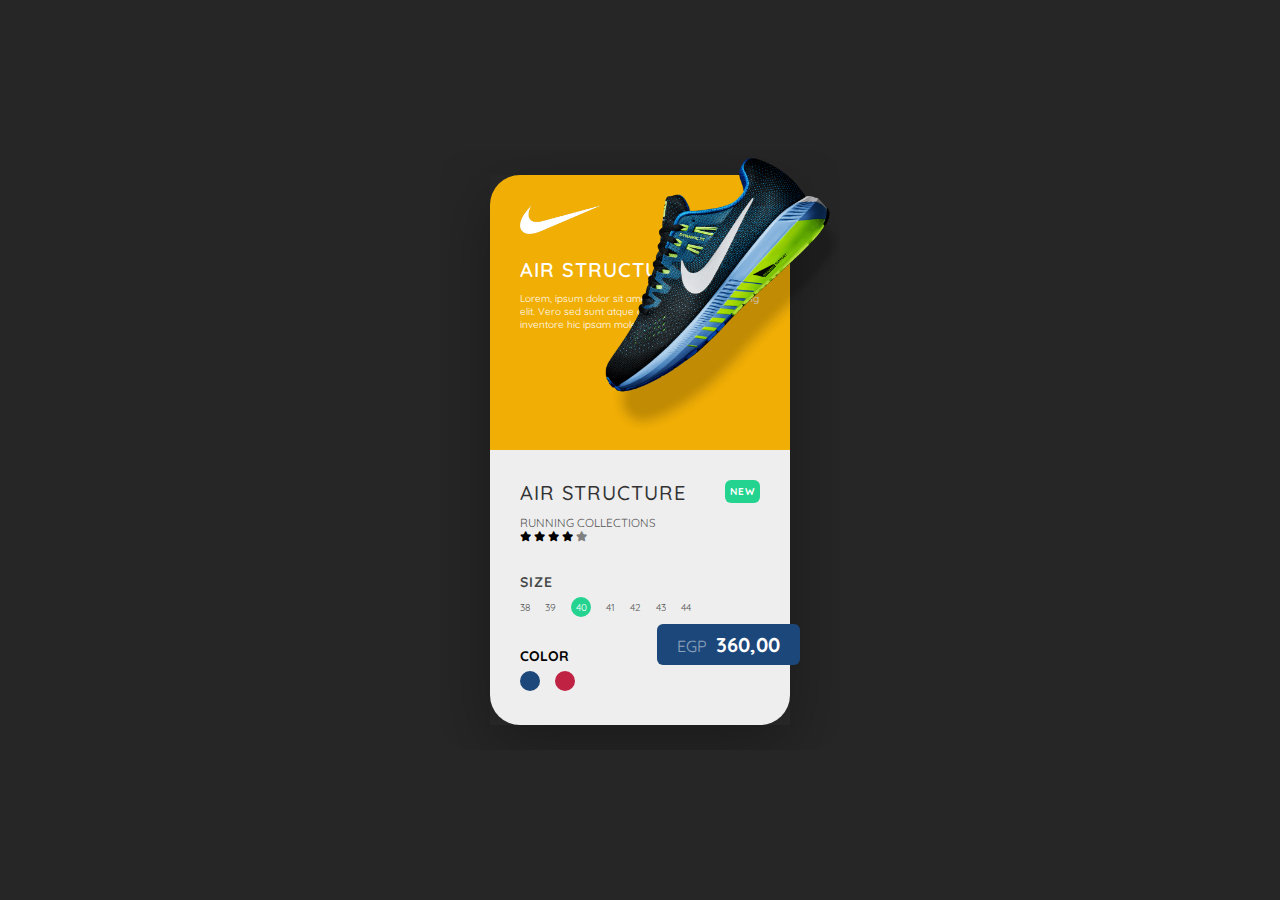
<file: 07-nike-card/index.html>
<!DOCTYPE html>
<html lang="en">
  <head>
    <meta charset="UTF-8" />
    <meta http-equiv="X-UA-Compatible" content="IE=edge" />
    <meta name="viewport" content="width=device-width, initial-scale=1.0" />
    <title>Nike Card</title>
    <link rel="stylesheet" href="style/style.css" />
    <link
      rel="stylesheet"
      href="https://cdnjs.cloudflare.com/ajax/libs/font-awesome/6.0.0-beta3/css/all.min.css"
    />
    <link rel="preconnect" href="https://fonts.googleapis.com" />
    <link rel="preconnect" href="https://fonts.gstatic.com" crossorigin />
    <link
      href="https://fonts.googleapis.com/css2?family=Quicksand:wght@300;400;500;600;700&display=swap"
      rel="stylesheet"
    />
    <script defer src="script/script.js"></script>
  </head>
  <body>
    <div class="container">
      <div class="card-wrapper">
        <div class="card">
          <div class="card-top">
            <img src="images/nike.png" class="logo"></img>
            <div class="card-top-text">
              <h1>Air Structure</h1>
              <p>Lorem, ipsum dolor sit amet consectetur adipisicing elit. Vero sed sunt atque aliquid fugit rem illo inventore hic ipsam molestias?</p>
            </div>
            <img src="images/shoe1.png" class ="shoe-1">
            <img src="images/shoe2.png" class ="shoe-2">
          </div>
          <div class="card-bottom">
            <h1>Air Structure</h1>
            <span class="budge">New</span>
            <h3>Running Collections</h3>
              <div class="star">
                <i class="fa-solid fa-star"></i>
                <i class="fa-solid fa-star"></i>
                <i class="fa-solid fa-star"></i>
                <i class="fa-solid fa-star"></i>
                <i class="fa-solid fa-star"></i>
              </div>
              <div class="size">
                <h4>Size</h4>
              <div class="sizes">
                <span class = "size-free">38</span>
                <span class = "size-free">39</span>
                <span class = "size-free active">40</span>
                <span class = "size-free">41</span>
                <span class = "size-free">42</span>
                <span class = "size-free">43</span>
                <span class = "size-free">44</span>
              </div>
              </div>

              <div class="color">
                <h4>color</h4>
                <div class="colors">
                  <div class="color-1"></div>
                  <div class="color-2"></div>
                </div>
              </div>
              <div class="price">
                <span>EGP</span>
                <span>360,00</span>
              </div>
            </div>
            
          </div>
        </div>
      </div>
  </body>
</html>
</file>
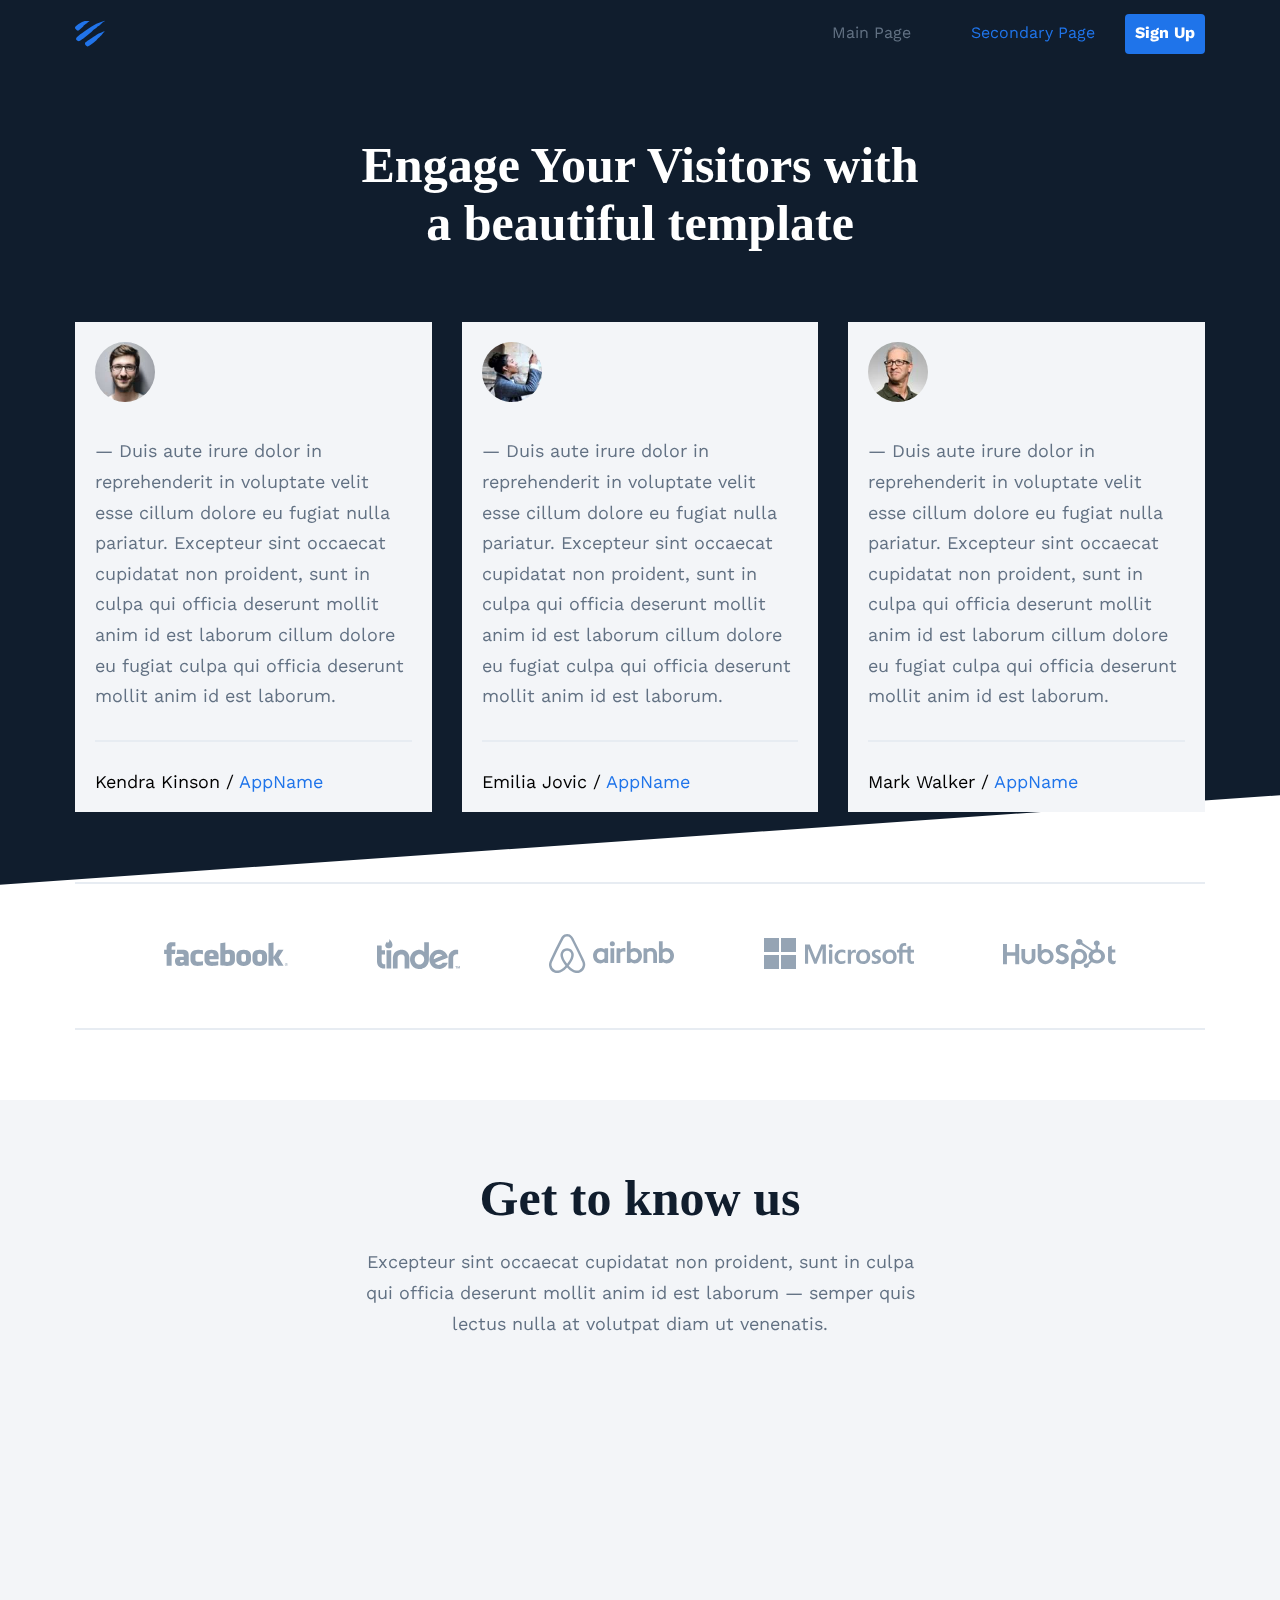
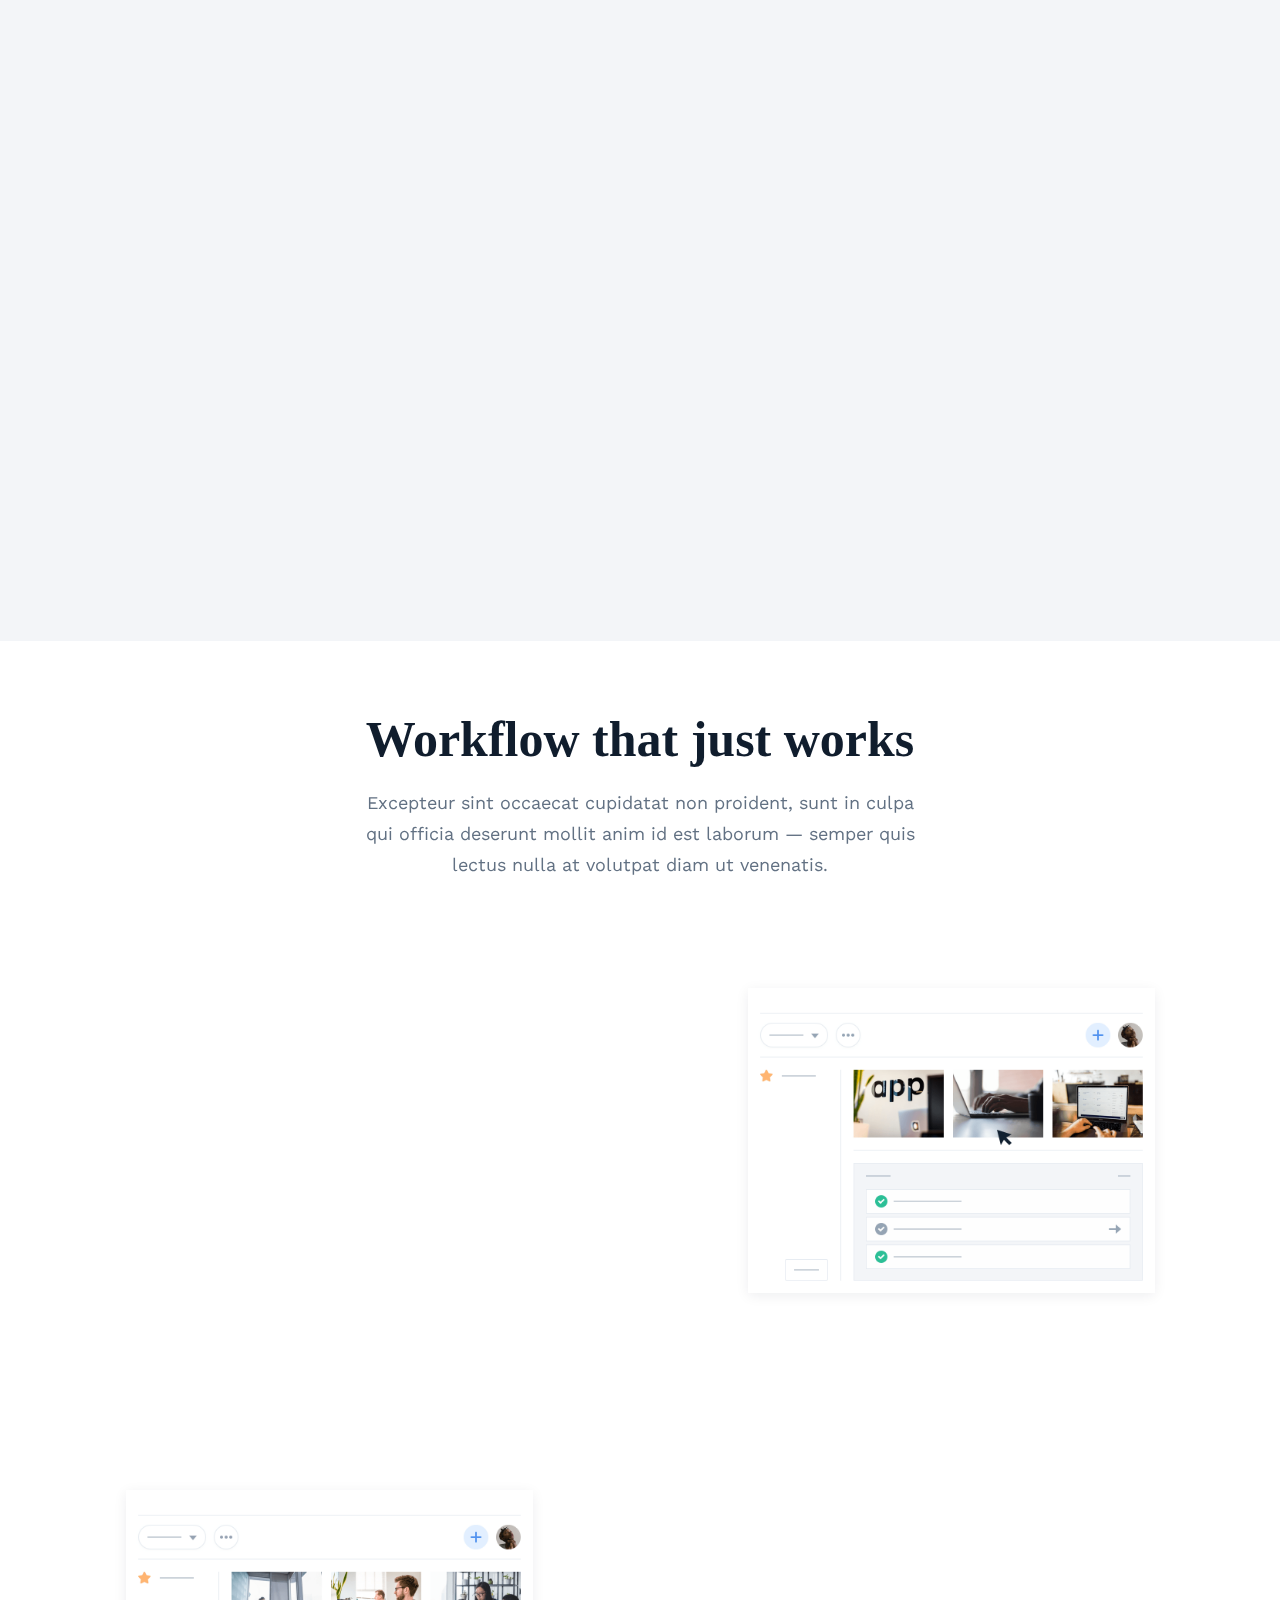
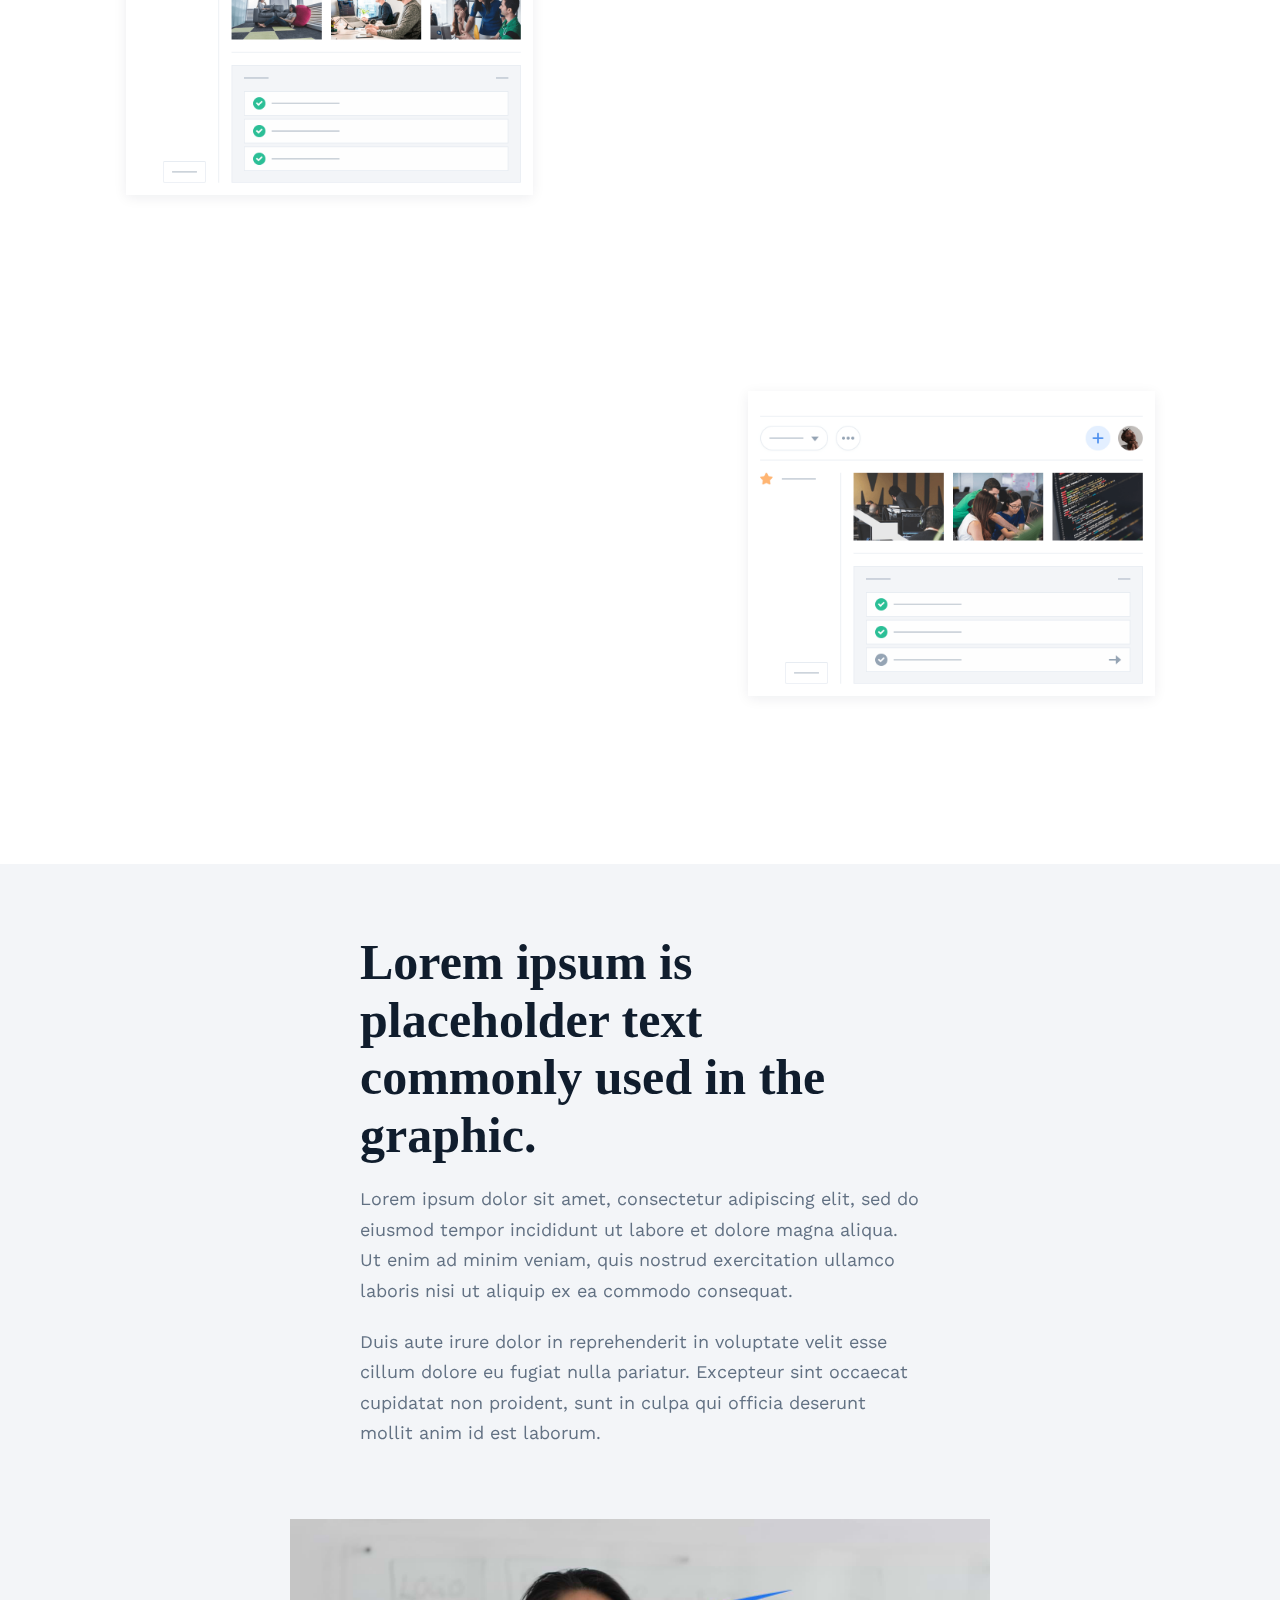
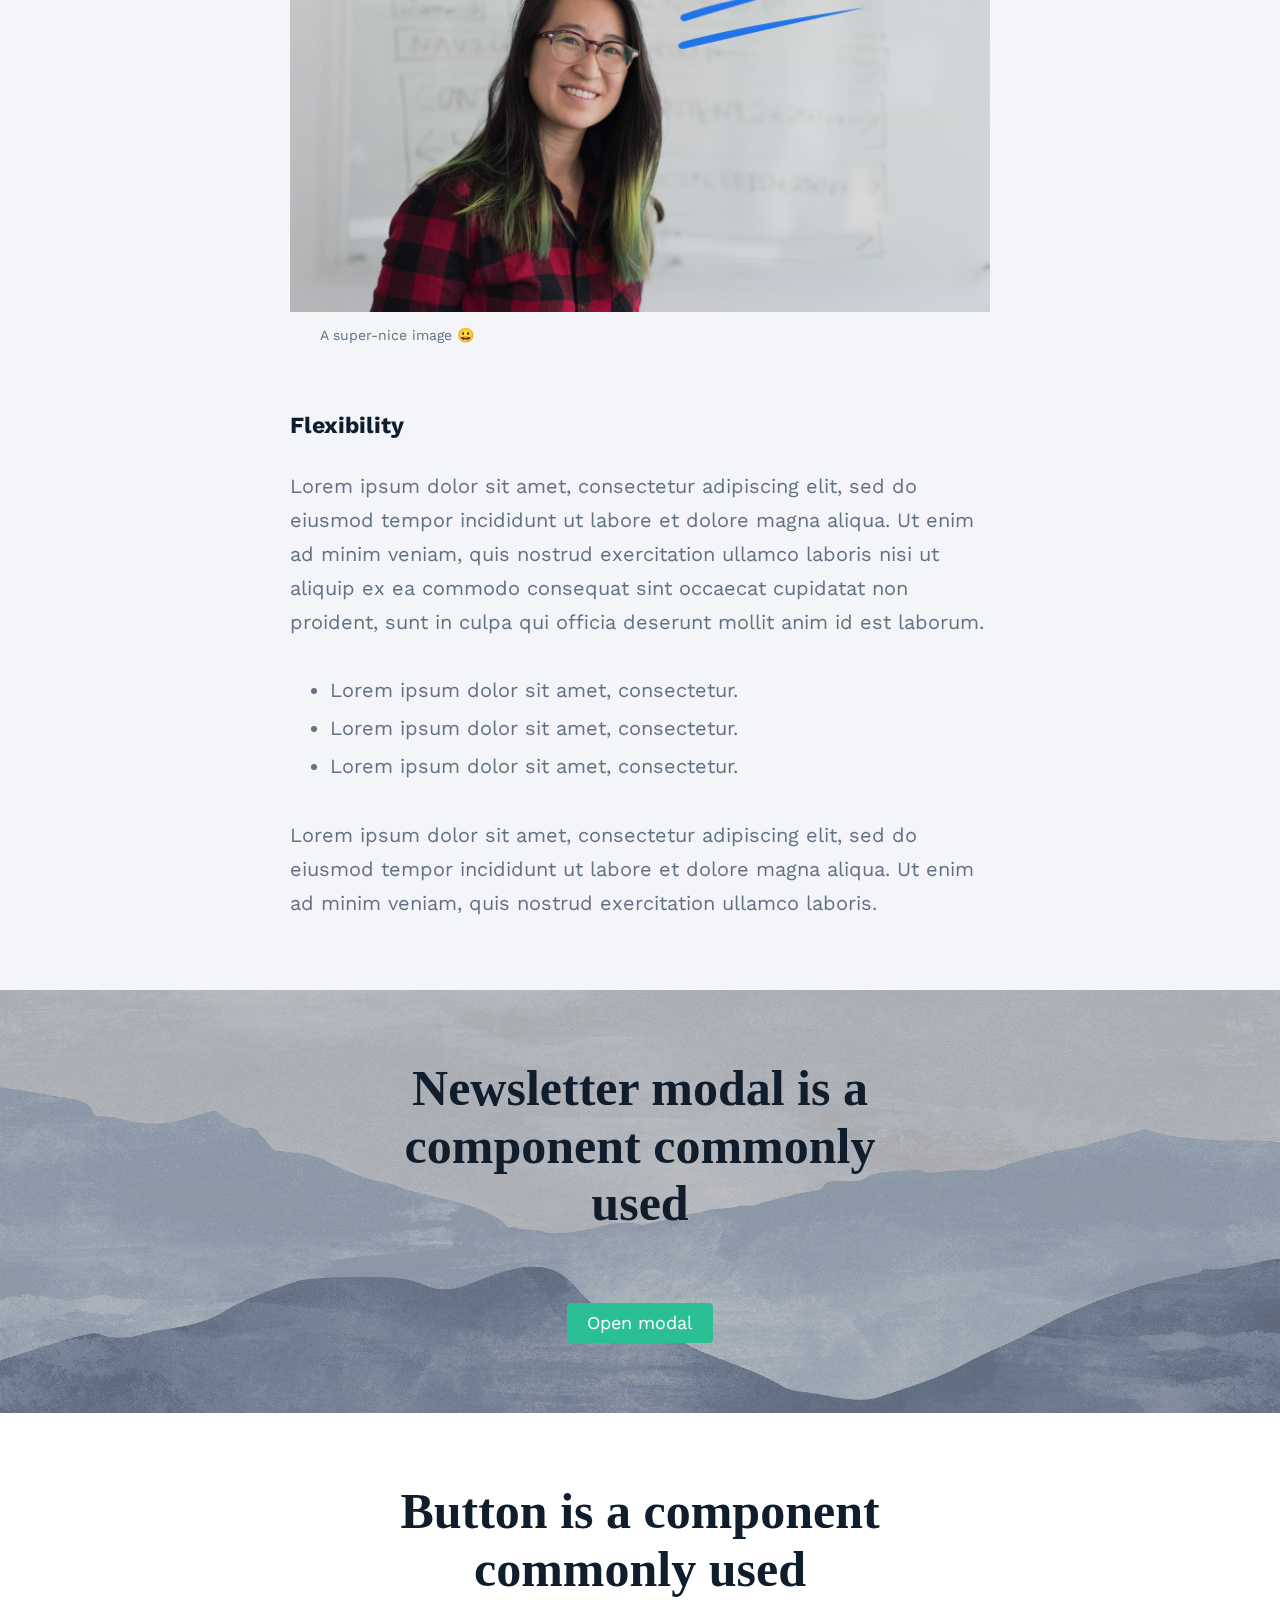
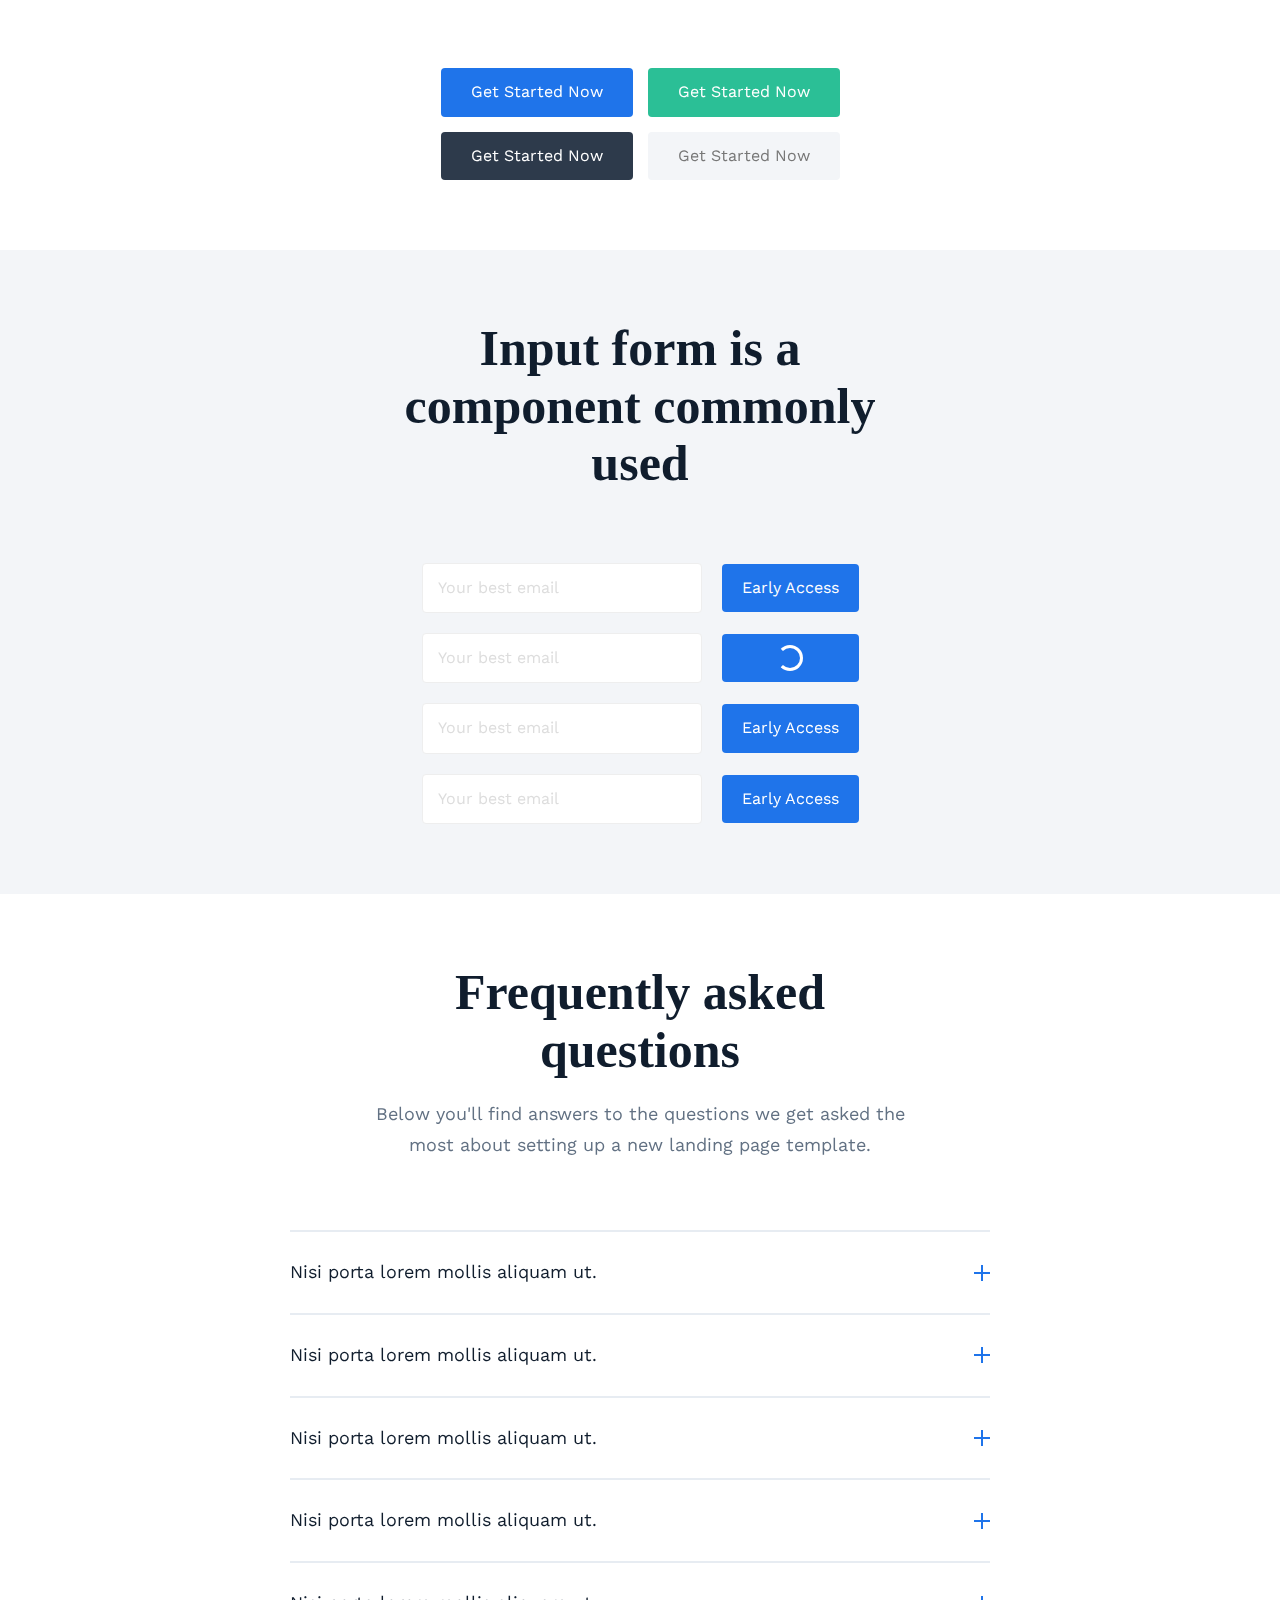
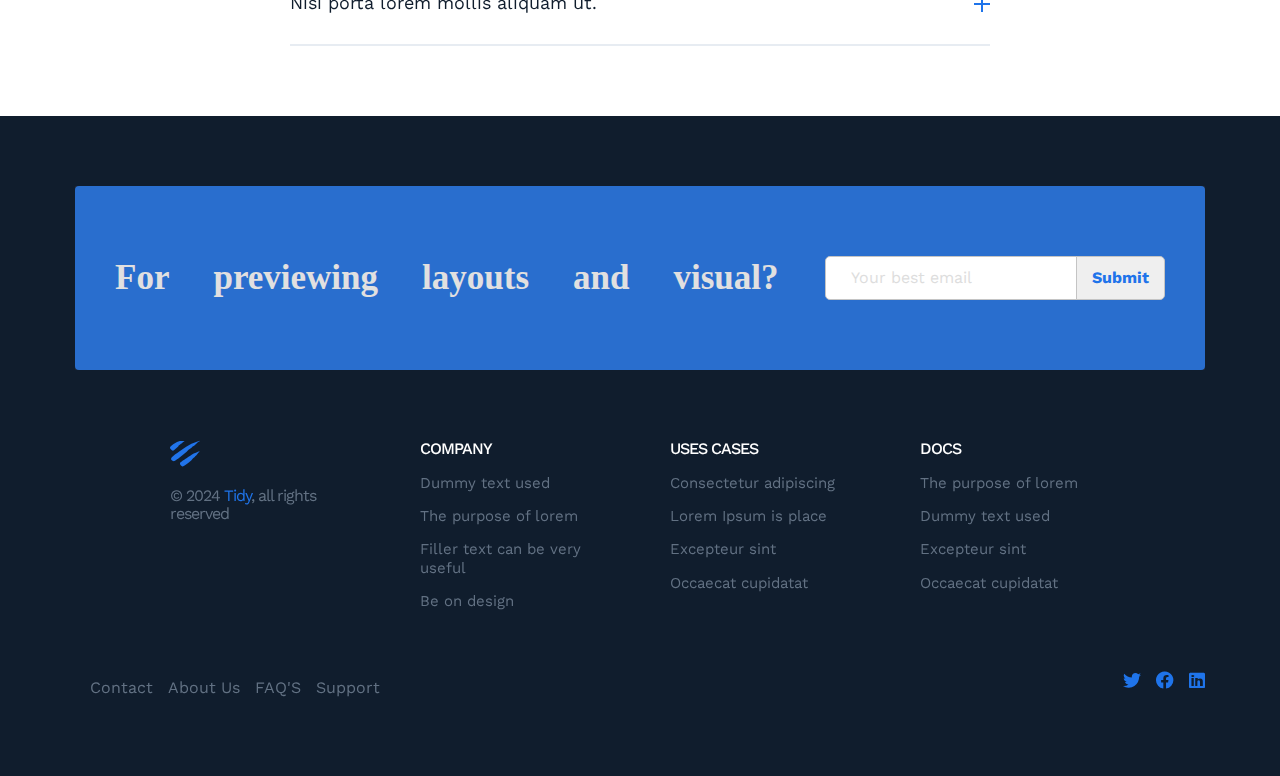
<file: 06-review/Page-2.html>
<!DOCTYPE html>
<html lang="en">
    <head>
        <meta charset="UTF-8" />
        <meta name="viewport" content="width=device-width, initial-scale=1.0" />
        <title>Secondary Page</title>
        <link rel="stylesheet" href="css/all.min.css" />
        <link rel="stylesheet" href="css/Normalize.css" />
        <link rel="stylesheet" href="css/Style-main-page.css" />
        <link rel="stylesheet" href="css/Style-second-page.css" />
        <link rel="preconnect" href="https://fonts.googleapis.com" />
        <link rel="preconnect" href="https://fonts.gstatic.com" crossorigin />
        <link
            href="https://fonts.googleapis.com/css2?family=Work+Sans:wght@100;200;300;500;700;800;900&display=swap"
            rel="stylesheet"
        />
    </head>
    <body>
        <div class="main"></div>
        <!-- Start Header -->
        <header>
            <div class="container">
                <img src="images/logo.svg" alt="" class="logo" />
                <ul class="list">
                    <li><a href="index.html">Main Page</a></li>
                    <li>
                        <a href="Page-2.html" class="active">Secondary Page</a>
                    </li>
                    <li><a href="Sign-page.html">Sign Up</a></li>
                </ul>
            </div>
        </header>
        <!-- End Header -->
        <!-- Start testimonial -->
        <section class="testimonial">
            <div class="special-text">
                <h2>Engage Your Visitors with a beautiful template</h2>
            </div>
            <div class="container">
                <div class="inner">
                    <div class="box opacity-hidden-1">
                        <div class="image">
                            <img
                                src="images/testimonial-image-01.jpg"
                                alt="Kendra Kinson"
                            />
                        </div>
                        <div class="text">
                            <p>
                                — Duis aute irure dolor in reprehenderit in
                                voluptate velit esse cillum dolore eu fugiat
                                nulla pariatur. Excepteur sint occaecat
                                cupidatat non proident, sunt in culpa qui
                                officia deserunt mollit anim id est laborum
                                cillum dolore eu fugiat culpa qui officia
                                deserunt mollit anim id est laborum.
                            </p>
                        </div>
                        <div class="name">
                            Kendra Kinson / <a href="#">AppName</a>
                        </div>
                    </div>
                    <div class="box opacity-hidden-1">
                        <div class="image">
                            <div class="img">
                                <img
                                    src="images/testimonial-image-02.jpg"
                                    alt="Emilia Jovic"
                                />
                            </div>
                        </div>
                        <div class="text">
                            <p>
                                — Duis aute irure dolor in reprehenderit in
                                voluptate velit esse cillum dolore eu fugiat
                                nulla pariatur. Excepteur sint occaecat
                                cupidatat non proident, sunt in culpa qui
                                officia deserunt mollit anim id est laborum
                                cillum dolore eu fugiat culpa qui officia
                                deserunt mollit anim id est laborum.
                            </p>
                        </div>
                        <div class="name">
                            Emilia Jovic / <a href="#">AppName</a>
                        </div>
                    </div>
                    <div class="box opacity-hidden-1">
                        <div class="image">
                            <div class="img">
                                <img
                                    src="images/testimonial-image-03.jpg"
                                    alt="Mark Walker"
                                />
                            </div>
                        </div>
                        <div class="text">
                            <p>
                                — Duis aute irure dolor in reprehenderit in
                                voluptate velit esse cillum dolore eu fugiat
                                nulla pariatur. Excepteur sint occaecat
                                cupidatat non proident, sunt in culpa qui
                                officia deserunt mollit anim id est laborum
                                cillum dolore eu fugiat culpa qui officia
                                deserunt mollit anim id est laborum.
                            </p>
                        </div>
                        <div class="name">
                            Mark Walker / <a href="#">AppName</a>
                        </div>
                    </div>
                </div>
                <ul class="clients opacity-hidden-1">
                    <li><img src="images/clients-01.svg" alt="client-1" /></li>
                    <li><img src="images/clients-02.svg" alt="client-2" /></li>
                    <li><img src="images/clients-03.svg" alt="client-3" /></li>
                    <li><img src="images/clients-04.svg" alt="client-4" /></li>
                    <li><img src="images/clients-05.svg" alt="client-5" /></li>
                </ul>
            </div>
        </section>
        <!-- End testimonial -->
        <!-- start know-us -->
        <section class="know-us">
            <div class="special-text">
                <h2>Get to know us</h2>
                <p>
                    Excepteur sint occaecat cupidatat non proident, sunt in
                    culpa qui officia deserunt mollit anim id est laborum —
                    semper quis lectus nulla at volutpat diam ut venenatis.
                </p>
            </div>
            <div class="container">
                    <div class="card opacity-hidden-1">
                        <img src="images/team-member-01.jpg" alt="team-member-01">
                        <div class="info">
                            <h4>Markus Hasinika</h4>
                            <span>Founder & CEO</span>
                            <p>Lorem ipsum dolor sit amet, consectetur adipiscing elit, sed do eiusmod.</p>
                        </div>
                    </div>
                    <div class="card opacity-hidden-1">
                        <img src="images/team-member-02.jpg" alt="team-member-02">
                        <div class="info">
                            <h4>Markus Hasinika</h4>
                            <span>Founder & CEO</span>
                            <p>Lorem ipsum dolor sit amet, consectetur adipiscing elit, sed do eiusmod.</p>
                        </div>
                    </div>
                    <div class="card opacity-hidden-1">
                        <img src="images/team-member-03.jpg" alt="team-member-03">
                        <div class="info">
                            <h4>Markus Hasinika</h4>
                            <span>Founder & CEO</span>
                            <p>Lorem ipsum dolor sit amet, consectetur adipiscing elit, sed do eiusmod.</p>
                        </div>
                    </div>
                    <div class="card opacity-hidden-1">
                        <img src="images/team-member-04.jpg" alt="team-member-04">
                        <div class="info">
                            <h4>Markus Hasinika</h4>
                            <span>Founder & CEO</span>
                            <p>Lorem ipsum dolor sit amet, consectetur adipiscing elit, sed do eiusmod.</p>
                        </div>
                    </div>
                    <div class="card opacity-hidden-1">
                        <img src="images/team-member-05.jpg" alt="team-member-05">
                        <div class="info">
                            <h4>Markus Hasinika</h4>
                            <span>Founder & CEO</span>
                            <p>Lorem ipsum dolor sit amet, consectetur adipiscing elit, sed do eiusmod.</p>
                        </div>
                    </div>
                    <div class="card opacity-hidden-1">
                        <img src="images/team-member-06.jpg" alt="team-member-06">
                        <div class="info">
                            <h4>Markus Hasinika</h4>
                            <span>Founder & CEO</span>
                            <p>Lorem ipsum dolor sit amet, consectetur adipiscing elit, sed do eiusmod.</p>
                        </div>
                    </div>
                </div>
            </div>
        </section>
        <!-- End know-us -->
        <!-- Start Workflow -->
        <section class="Workflow">
            <div class="special-text">
                <h2>Workflow that just works</h2>
                <p>Excepteur sint occaecat cupidatat non proident, sunt in culpa qui officia deserunt mollit anim id est laborum — semper quis lectus nulla at volutpat diam ut venenatis.</p>
            </div>
            <div class="container">
                <div class="box">
                    <div class="image img-lazy">
                        <img src="images/features-split-image-01.png" alt="image-01">
                    </div>
                    <div class="info opacity-hidden-1">
                        <h3>Data-driven insights</h3>
                        <p>Lorem ipsum dolor sit amet, consectetur adipiscing elit, sed do eiusmod tempor incididunt ut labore et dolore magna aliqua. Ut enim ad minim veniam, quis nostrud exercitation ullamco laboris nisi ut aliquip ex ea commodo consequat.</p>
                    </div>
                </div>
                <div class="box">
                    <div class="image img-lazy">
                        <img src="images/features-split-image-02.png" alt="image-02">
                    </div>
                    <div class="info opacity-hidden-1">
                        <h3>Data-driven insights</h3>
                        <p>Lorem ipsum dolor sit amet, consectetur adipiscing elit, sed do eiusmod tempor incididunt ut labore et dolore magna aliqua. Ut enim ad minim veniam, quis nostrud exercitation ullamco laboris nisi ut aliquip ex ea commodo consequat.</p>
                    </div>
                </div>
                <div class="box">
                    <div class="image img-lazy">
                        <img src="images/features-split-image-03.png" alt="image-03">
                    </div>
                    <div class="info opacity-hidden-1">
                        <h3>Data-driven insights</h3>
                        <p>Lorem ipsum dolor sit amet, consectetur adipiscing elit, sed do eiusmod tempor incididunt ut labore et dolore magna aliqua. Ut enim ad minim veniam, quis nostrud exercitation ullamco laboris nisi ut aliquip ex ea commodo consequat.</p>
                    </div>
                </div>
            </div>
        </section>
        <!-- End Workflow -->
        <!-- Start placeholder -->
        <section class="placeholder">
            <div class="special-text">
                <h2>Lorem ipsum is placeholder text commonly used in the graphic.
                </h2>
                <p>
                    Lorem ipsum dolor sit amet, consectetur adipiscing elit, sed do eiusmod tempor incididunt ut labore et dolore magna aliqua. Ut enim ad minim veniam, quis nostrud exercitation ullamco laboris nisi ut aliquip ex ea commodo consequat.
                </p>
                <p>   Duis aute irure dolor in reprehenderit in voluptate velit esse cillum dolore eu fugiat nulla pariatur. Excepteur sint occaecat cupidatat non proident, sunt in culpa qui officia deserunt mollit anim id est laborum.</p>
            </div>
            <div class="container">
                <div class="content">
                    <img src="images/image-placeholder.jpg" alt="">
                    <figcaption>A super-nice image <span class="smile">😀</span></figcaption>
                    <div class="text">
                        <h4>Flexibility</h4>
                        <p>Lorem ipsum dolor sit amet, consectetur adipiscing elit, sed do eiusmod tempor incididunt ut labore et dolore magna aliqua. Ut enim ad minim veniam, quis nostrud exercitation ullamco laboris nisi ut aliquip ex ea commodo consequat sint occaecat cupidatat non proident, sunt in culpa qui officia deserunt mollit anim id est laborum.
                        </p>
                        <ul>
                            <li>Lorem ipsum dolor sit amet, consectetur.</li>
                            <li>Lorem ipsum dolor sit amet, consectetur.</li>
                            <li>Lorem ipsum dolor sit amet, consectetur.</li>
                        </ul>
                        <p>Lorem ipsum dolor sit amet, consectetur adipiscing elit, sed do eiusmod tempor incididunt ut labore et dolore magna aliqua. Ut enim ad minim veniam, quis nostrud exercitation ullamco laboris.</p>
                    </div>
                </div>
                
            </div>
        </section>
        <!-- End placeholder -->
        <!-- Start newselter -->
        <section class="newselter">
            <div class="special-text">
                <h2>Newsletter modal is a component commonly used</h2>
            </div>
            <div class="container">
                <a href="#" class="Open-modal">Open modal</a>
            </div>
        </section>
        <!-- End newselter -->
        
        <!-- Start Modal -->
        <section class="modal hidden">
            <div class="special-text">
                <h2>Join our newsletter</h2>
                <p>Magnis dis parturient montes nascetur. Quam quisque id diam vel quam integer.</p>
            </div>
            <form action>
                <input type="email" name="mail" placeholder="Your best email">
                <input type="submit" class="subscribe" value="Submit">
            </form>
            <button class="close"><i class="fa-solid fa-xmark"></i></button>
        </section>
        <div class="overlay hidden"></div>
    <!-- End Modal -->
        <!-- Start Links -->
        <section class="links">
            <div class="special-text">
                <h2>Button is a component commonly used</h2>
            </div>
            <div class="container">
                <div class="column">
                    <a href="#">Get Started Now</a>
                    <a href="#">Get Started Now</a>
                </div>
                <div class="column">
                    <a href="#">Get Started Now</a>
                    <a href="#">Get Started Now</a>
                </div>
            </div>
        </section>
        <!-- End Links -->
        <!-- Start input-form -->
        <section class="input-form">
            <div class="special-text">
                <h2>Input form is a component commonly used</h2>
            </div>
            <div class="container">
                <form action>
                    <div class="form-group">
                        <input type="email" name="mail" id="input-1" class="form-control" placeholder="Your best email">
                        <button class="btn-control">Early Access</button>
                    </div>
                    <div class="form-group">
                        <input type="email" name="mail" id="input-2" class="form-control" placeholder="Your best email">
                        <button class="btn-control btn-loading">Early Access</button>
                    </div>
                    <div class="form-group">
                        <input type="email" name="mail" id="input-3" class="form-control" placeholder="Your best email">
                        <button class="btn-control">Early Access</button>
                    </div>
                    <div class="form-group">
                        <input type="email" name="mail" id="input-4" class="form-control" placeholder="Your best email">
                        <button class="btn-control">Early Access</button>
                    </div>
                </form>
            </div>
        </section>
        <!-- End input-form -->
        <!-- Start Questions-->
        <section class="Question">
            <div class="special-text">
                <h2>Frequently asked questions</h2>
                <p>Below you'll find answers to the questions we get asked the most about setting up a new landing page template.</p>
            </div>
            <div class="container">
                <ul class="inner">
                    <li class="question question--1" data-tab="1">
                        <div class="head">
                            <span>Nisi porta lorem mollis aliquam ut.</span>
                            <div class="more"></div>
                        </div>
                        <div class="content content--1 hidden-content" data-tab="1">
                            <p>Lorem ipsum is placeholder text commonly used in the graphic, print, and publishing industries for previewing layouts and visual mockups.</p>
                        </div>
                    </li>
                    <li class="question question--2" data-tab="2">
                        <div class="head">
                            <span>Nisi porta lorem mollis aliquam ut.</span>
                            <div class="more"></div>
                        </div>
                        <div class="content content--2 hidden-content" data-tab="2">
                            <p>Lorem ipsum is placeholder text commonly used in the graphic, print, and publishing industries for previewing layouts and visual mockups.</p>
                        </div>
                    </li>
                    <li class="question question--3" data-tab="3">
                        <div class="head">
                            <span>Nisi porta lorem mollis aliquam ut.</span>
                            <div class="more"></div>
                        </div>
                        <div class="content content--3 hidden-content" data-tab="3">
                            <p>Lorem ipsum is placeholder text commonly used in the graphic, print, and publishing industries for previewing layouts and visual mockups.</p>
                        </div>
                    </li>
                    <li class="question question--4" data-tab="4">
                        <div class="head">
                            <span>Nisi porta lorem mollis aliquam ut.</span>
                            <div class="more"></div>
                        </div>
                        <div class="content content--4 hidden-content" data-tab="4">
                            <p>Lorem ipsum is placeholder text commonly used in the graphic, print, and publishing industries for previewing layouts and visual mockups.</p>
                        </div>
                    </li>
                    <li class="question question--5" data-tab="5">
                        <div class="head">
                            <span>Nisi porta lorem mollis aliquam ut.</span>
                            <div class="more"></div>
                        </div>
                        <div class="content content--5 hidden-content" data-tab="5">
                            <p>Lorem ipsum is placeholder text commonly used in the graphic, print, and publishing industries for previewing layouts and visual mockups.</p>
                        </div>
                    </li>
                </ul> 
                </div>
        </section>
        <!-- End Questions-->
        <!-- Start footer -->
        <footer>
            <div class="container">
                <div class="previewing">
                    <h2>For previewing layouts and visual?</h2>
                    <div class="input">
                      <input type="email" name="mail" placeholder="Your best email">
                      <input type="submit" value="Submit">
                    </div>
                  </div>
                  <ul class="inner">
                    <li class="column">
                        <img src="images/logo.svg" class="logo" alt="logo">
                       <div class="copyright">© 2024 <span>Tidy</span>, all rights reserved</div>
                    </li>
                    <li class="column">
                        <h4>Company</h4>
                        <ul class="branch" id="branch-1">
                            <li><a href="#">Dummy text used</a></li>
                            <li><a href="#">The purpose of lorem</a></li>
                            <li><a href="#">Filler text can be very useful</a></li>
                            <li><a href="#">Be on design</a></li>
                        </ul>
                    </li>
                    <li class="column">
                        <h4>Uses cases</h4>
                        <ul class="branch" id="branch-2">
                            <li><a href="#">Consectetur adipiscing</a></li>
                            <li><a href="#">Lorem Ipsum is place</a></li>
                            <li><a href="#">Excepteur sint</a></li>
                            <li><a href="#">Occaecat cupidatat</a></li>
                        </ul>
                    </li>
                    <li class="column">
                        <h4>Docs</h4>
                        <ul class="branch" id="branch-3">
                            <li><a href="#">The purpose of lorem</a></li>
                            <li><a href="#">Dummy text used</a></li>
                            <li><a href="#">Excepteur sint</a></li>
                            <li><a href="#">Occaecat cupidatat</a></li>
                        </ul>
                    </li>
                  </ul>

                  <div class="contact">
                    <ul class="service">
                      <li><a href="#">Contact</a></li>
                      <li><a href="#">About Us</a></li>
                      <li><a href="#">FAQ'S</a></li>
                      <li><a href="#">Support</a></li>
                    </ul>
                    <div class="social">
                        <ul class="list">
                            <li><a href="#"><i class="fa-brands fa-twitter"></i></a></li>
                            <li><a href="#"><i class="fa-brands fa-facebook"></i></a></li>
                            <li><a href="#"><i class="fa-brands fa-linkedin"></i></a></li>
                        </ul>
                    </div>
                  </div>
            </div>
          
        </footer>
        <!-- End footer -->

        <script src="scripts/page2.js"></script>
    </body>
</html>
</file>
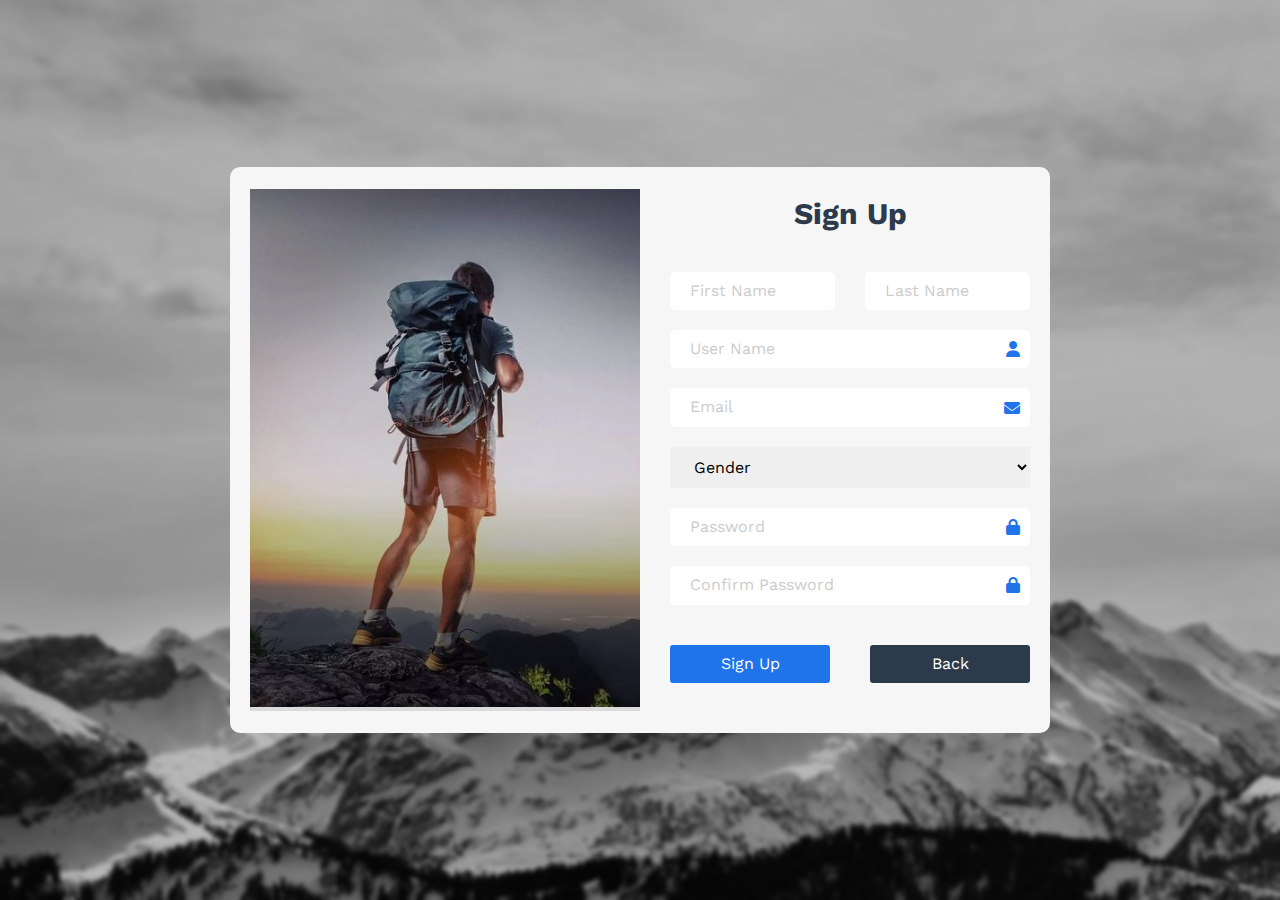
<file: 06-review/Sign-page.html>
<!DOCTYPE html>
<html lang="en">
    <head>
        <meta charset="UTF-8" />
        <meta name="viewport" content="width=device-width, initial-scale=1.0" />
        <title>Sign Up</title>
        <link rel="stylesheet" href="css/all.min.css" />
        <link rel="stylesheet" href="css/Normalize.css" />
        <link rel="stylesheet" href="css/Style-sign-page.css" />
        <link rel="preconnect" href="https://fonts.googleapis.com" />
        <link rel="preconnect" href="https://fonts.gstatic.com" crossorigin />
        <link
            href="https://fonts.googleapis.com/css2?family=Work+Sans:wght@100;200;300;500;700;800;900&display=swap"
            rel="stylesheet"
        />
    </head>
    <body>
        <section class="landing">
            <div class="container">
                <div class="content">
                    <div class="image">
                        <img src="images/registerform3.jpg" alt="" />
                    </div>
                    <form action>
                        <h2>Sign Up</h2>
                        <div class="form-group">
                            <input
                                type="text"
                                name="First-name"
                                placeholder="First Name"
                                class="form-control"
                            />
                            <input
                                type="text"
                                name="Last-name"
                                placeholder="Last Name"
                                class="form-control"
                            />
                        </div>
                        <div class="form-wrapper">
                            <input
                                type="text"
                                name="user-name"
                                placeholder="User Name"
                                class="form-control"
                            />
                            <i class="fa-solid fa-user"></i>
                        </div>
                        <div class="form-wrapper">
                            <input
                                type="email"
                                name="mail"
                                class="form-control"
                                placeholder="Email"
                                required
                            />
                            <i class="fa-solid fa-envelope"></i>
                        </div>
                        <div class="form-wrapper">
                            <select name="" id="" class="form-control">
                                <option disabled selected>Gender</option>
                                <option value="male">Male</option>
                                <option value="female">Female</option>
                                <option value="other">Other</option>
                            </select>
                        </div>
                        <div class="form-wrapper">
                            <input
                                type="password"
                                class="form-control"
                                placeholder="Password"
                            />
                            <i class="fa-solid fa-lock"></i>
                        </div>
                        <div class="form-wrapper">
                            <input
                                type="password"
                                class="form-control"
                                placeholder="Confirm Password"
                            />
                            <i class="fa-solid fa-lock"></i>
                        </div>
                        <div class="buttons">
                            <button>
                                Sign Up
                            </button>
                            <a href="index.html">Back</a>
                        </div>
                    </form>
                </div> 
            </div>
        </section>
        <div class="overlay"></div>
    </body>
</html>
<!--
</file>
<file: 07-nike-card/style/style.css>
:root {
  --main-transition: transform 1.5s;
}
* {
  padding: 0;
  margin: 0;
  outline: none;
  box-sizing: border-box;
  -webkit-box-sizing: border-box;
  -moz-box-sizing: border-box;
  font-family: Quicksand, sans-serif;
}

html {
  scroll-behavior: smooth;
  font-size: 62.5%;
}

.container {
  width: 100%;
  height: 100vh;
  display: flex;
  justify-content: center;
  align-items: center;
  background: #262626;
}

.card-wrapper {
  position: relative;
  display: grid;
  place-items: center;
  width: 40rem;
  height: 60rem;
  border-radius: 3rem;
  overflow: hidden;
}
.card {
  width: 30rem;
  height: 55rem;
  box-shadow: 0 2rem 6rem rgb(0, 0, 0, 0.3);

  position: relative;
}

.card-top {
  background-color: #f1ae04;
  width: 100%;
  height: 50%;
  padding: 3rem;
  border-radius: 3rem 3rem 0 0;
  transition: all 1.5s;
}

.logo {
  width: 8rem;
}

.card-top-text {
  color: #fff;
  margin-top: 2rem;
}

.card-top-text h1 {
  font-weight: 600;
  letter-spacing: 0.1rem;
  margin-bottom: 1rem;
  text-transform: uppercase;
}

.shoe-1 {
  width: 30rem;
  position: absolute;
  left: 8rem;
  top: -2.5rem;
  transition: var(--main-transition);
}

.shoe-2 {
  width: 33rem;
  position: absolute;
  transform: translateX(30rem) rotateZ(-40deg);
  top: -9rem;
  transition: var(--main-transition);
}

.card-bottom {
  width: 100%;
  height: 50%;
  padding: 3rem;
  border-radius: 0 0 3rem 3rem;
  background-color: #eee;
  position: relative;
}

.card-bottom h1 {
  text-transform: uppercase;
  font-weight: 500;
  letter-spacing: 0.1rem;
  margin-bottom: 1rem;
  color: #333;
}

.budge {
  display: block;
  position: absolute;
  top: 3rem;
  right: 3rem;
  padding: 0.5rem 0.5rem;
  border-radius: 0.6rem;
  background-color: #25d390;
  color: #fff;
  margin-bottom: 1rem;
  text-transform: uppercase;
  font-weight: bold;
  letter-spacing: 0.1rem;
}

.budge + h3 {
  text-transform: uppercase;
  font-weight: 400;
  color: #555;
}

.star {
  margin-bottom: 3rem;
}

.star i:last-child {
  color: gray;
}

.sizes {
  display: flex;
}

.size h4 {
  font-size: 1.4rem;
  text-transform: uppercase;
  margin-bottom: 0.6rem;
  font-weight: bold;
  opacity: 0.7;
  letter-spacing: 0.1rem;
}

.size span {
  display: grid;
  place-items: center;
  margin-right: 1.5rem;
  cursor: pointer;
  color: #555;
  font-size: 1rem;
}

span.active {
  width: 2rem;
  height: 2rem;
  background-color: #25d390;
  color: #fff;
  border-radius: 50%;
}
.color {
  margin-top: 3rem;
}

.color h4 {
  font-size: 1.4rem;
  text-transform: uppercase;
}

.colors {
  margin-top: 0.6rem;
  display: flex;
}

.color-1,
.color-2 {
  width: 2rem;
  height: 2rem;
  border-radius: 50%;
  margin-right: 1.5rem;
  cursor: pointer;
}

.colors .color-1 {
  background-color: #1c477a;
}

.colors .color-2 {
  background-color: #c02244;
}

.price {
  position: absolute;
  right: -1rem;
  bottom: 6rem;
  font-size: 1.6rem;
  color: #fff;
  background-color: #1c477a;
  border-radius: 0.6rem;
  padding: 0.8rem 2rem;
  /* transition: var(--main-transition); */
  transition: all 1.5s;
}

.price span:first-of-type {
  opacity: 0.5;
  font-weight: 400;
  margin-right: 0.5rem;
}

.price span:nth-of-type(2) {
  font-weight: 700;
  font-size: 2rem;
}

.container.change .shoe-2 {
  width: 33rem;
  position: absolute;
  left: 3rem;
  transform: translateX(-1rem) rotateZ(-40deg);
  top: -9rem;
}

.container.change .shoe-1 {
  transform: translateX(-45rem) rotateZ(45deg);
}

.container.change .card-top {
  background-color: #c02244;
}

.container.change .price {
  background-color: #c02244;
}
</file>
<file: 06-review/css/Style-main-page.css>
:root {
    --main-color: hsl(215, 83%, 52%);
    --secondary-color: hsl(216deg 26.32% 96.27%);
    --main-font: ui-monospace;
    --padding-section: 70px;
    --main-transition: 1s;
    --secondary-transition: 0.3s;
    --main-transform: 20px;
    --secondary-transform: -20px;
    --main-hr-color: #e7ecf2;
    --main-p-color: #627183;
    --main-border-radius: 4px;
    --main-color-hover: hsla(215, 83%, 52%, 0.834);
}

* {
    -webkit-box-sizing: border-box;
    -moz-box-sizing: border-box;
    box-sizing: border-box;
    padding: 0;
    margin: 0;
}

input {
    outline: none;
}

input[type="email"]::placeholder {
    color: #ddd;
}

input[type="email"] {
    border: 1px solid #eee;
}

button {
    border: none;
}

html {
    scroll-behavior: smooth;
}

body {
    font-family: "Work Sans", sans-serif;
}

li {
    list-style: none;
}

a {
    text-decoration: none;
}

h1,
h2,
h3,
h4,
h5,
h6 {
    color: #101d2d;
}

/* Start global */
.container {
    padding-left: 20px;
    padding-right: 20px;
    margin-left: auto;
    margin-right: auto;
}

.special-text {
    position: relative;
    text-align: center;
    margin: 0 auto;
    max-width: 600px;
    margin-bottom: 70px;
    padding: 0 20px;
}

.special-text h2 {
    font-size: 50px;
    font-family: var(--main-font);
    margin-bottom: 20px;
}

.special-text p {
    color: var(--main-p-color);
    font-size: 18px;
    line-height: 1.7;
}

.opacity-hidden-1 {
    visibility: hidden;
    opacity: 0;
    transform: translateY(var(--main-transform));
}

.opacity-hidden-2 {
    visibility: hidden;
    opacity: 0;
    transform: translateY(var(--secondary-transform));
}

.hidden {
    display: none;
}

.opacity-hidden-3 {
    opacity: 0;
    transform: translateX(var(--main-transform));
}

.opacity-hidden-4 {
    opacity: 0;
    transform: translateX(var(--secondary-transform));
}

@media (max-width: 767px) {
    .special-text h2 {
        font-size: 30px;
        font-weight: bold;
        font-family: "Work Sans";
    }

    .special-text p {
        font-size: 16px;
    }

    .opacity-hidden-3,
    .opacity-hidden-4 {
        opacity: 1 !important;
        transform: translateX(0) !important;
    }
}
/* End global */

/* Start header */

header {
    position: relative;
    background-color: #101d2d;
}

header .container {
    display: flex;
    justify-content: space-between;
    align-items: center;
}

header .logo {
    margin: 20px 0;
}

header .container .list {
    display: flex;
    justify-content: space-between;
}

header .container .list li a {
    color: var(--main-p-color);
    position: relative;
    display: flex;
    height: 40px;
    padding: 0 30px;
    align-items: center;
}

header .container .list li a:hover {
    color: var(--main-color);
}

header .container .list .active {
    color: var(--main-color);
}

header .container .list li:last-of-type a {
    color: white;
    border-radius: var(--main-border-radius);
    background-color: var(--main-color);
    font-weight: bold;
    padding: 0 10px;
    transition: var(--secondary-transition);
}

header .container .list li:last-of-type a:hover {
    background-color: var(--main-color-hover);
}

@media (max-width: 768px) {
    header .container {
        flex-direction: column;
    }

    header .container .list {
        width: 100%;
    }

    header .container .list li a {
        padding: 15px;
    }

    header .container .list li:first-of-type a {
        padding: 0;
    }
}

/* End header */
/* Start Landing */
.landing {
    position: relative;
    padding: var(--padding-section) 0;
}

.landing::before {
    content: "";
    position: absolute;
    top: -100px;
    left: 0;
    width: 100%;
    background-color: #101d2d;
    height: calc(97% + 170px);
    transform: skewY(-4deg);
    z-index: -1;
}

.landing .container {
    display: flex;
    justify-content: space-between;
    gap: 60px;
}

.landing .text,
.landing .video {
    transition: var(--main-transition);
    position: relative;
    flex-basis: 50%;
}

.landing .text h1 {
    color: white;
    font-size: 60px;
    font-family: var(--main-font);
    margin: 0;
}

.landing .text p {
    color: var(--main-p-color);
    margin: 20px 0;
    line-height: 1.7;
    font-size: 20px;
}

.landing .text .links {
    display: flex;
    gap: 15px;
    align-items: center;
}

.landing .text .links a {
    padding: 15px 20px;
    color: white;
    border-radius: var(--main-border-radius);
    font-weight: 600;
}

.landing .text .links a:first-child {
    background-color: var(--main-color);
}

.landing .text .links a:first-child:hover {
    background-color: var(--main-color-hover);
}

.landing .text .links a:last-child {
    background-color: #2d3a4b;
}

.landing .text .links a:last-child:hover {
    background-color: #303e50;
}

.landing .video a img {
    width: 100%;
    box-shadow: rgb(0 0 0 / 23%) 8px 8px 0px 3px, #1f74ea 8px 8px 0px 3px;
}

/* start modal  */
.modal {
    position: fixed;
    top: 50%;
    left: 50%;
    transform: translate(-50%, -50%);
    z-index: 101;
}

.modal .container {
    width: 700px;
}

.modal .container video {
    width: 100%;
    cursor: pointer;
}

.overlay {
    position: fixed;
    width: 100%;
    height: 100%;
    top: 0;
    left: 0;
    background-color: rgba(0, 0, 0, 0.5);
    backdrop-filter: blur(4px);
    z-index: 100;
}

/* End modal  */

@media (max-width: 768px) {
    .landing .container {
        flex-direction: column;
        text-align: center;
    }
    .landing .text .links {
        flex-direction: column;
    }

    .landing .text .links a {
        width: 200px;
    }

    .modal .container {
        max-width: 400px;
    }
}

/* End Landing */

/* Start features */
.features {
    position: relative;
    margin-top: 170px;
    padding: var(--padding-section) 0;
}

.features .container {
    display: grid;
    grid-template-columns: repeat(auto-fill, minmax(300px, 1fr));
    gap: 40px;
}

.features .container .box-features {
    position: relative;
    transition: var(--main-transition);
}

.features .container .box-features .icon {
    display: flex;
    align-items: center;
}

.features .container .box-features .icon i {
    width: 60px;
    height: 60px;
    background-color: var(--main-color);
    display: flex;
    justify-content: center;
    align-items: center;
    border-radius: 50%;
    font-size: 30px;
    color: white;
}

.features .container .box-features h3 {
    margin: 15px 0;
    font-family: sans-serif;
    font-size: 20px;
}

.features .container .box-features p {
    color: var(--main-p-color);
    line-height: 1.7;
    font-size: 17px;
}

@media (max-width: 991px) {
    .features .container .box-features {
        text-align: center;
    }

    .features .container .box-features .icon {
        justify-content: center;
    }
}

/* End features */
/* Start feedback */
.feedback {
    padding: var(--padding-section) 0;
    background-color: var(--secondary-color);
}

.feedback .container .operation {
    display: flex;
    justify-content: center;
    align-items: center;
    flex-direction: column;
    gap: 40px;
}

.feedback .container .operation-tab {
    display: flex;
    justify-content: center;
    align-items: center;
    flex-wrap: wrap;
    gap: 30px;
}

.feedback .container .operation-tab .option {
    position: relative;
    display: flex;
    flex-direction: column;
    align-items: center;
    justify-content: center;
    cursor: pointer;
    transition: var(--secondary-transition);
    opacity: 0.5;
}

.feedback .container .operation-tab .option:hover {
    opacity: 1;
}

.feedback .container .operation-tab .option .icon {
    display: flex;
    justify-content: center;
    align-items: center;
    width: 60px;
    height: 60px;
    background-color: white;
    border-radius: 50%;
    box-shadow: rgba(0, 0, 0, 0.1) 0px 4px 12px;
}

.feedback .container .operation-tab .option .icon i {
    display: flex;
    justify-content: center;
    align-items: center;
    font-size: 20px;
    color: var(--main-color);
}

.feedback .container .operation-tab .option h4 {
    margin: 20px 0;
    font-size: 18px;
}

.feedback .container .operations-content {
    max-width: 800px;
}

.feedback .container .operation-content {
    box-shadow: rgba(0, 0, 0, 0.1) 0px 1px 3px 0px,
        rgba(0, 0, 0, 0.06) 0px 1px 2px 0px;
    opacity: 0;
    transform: translateY(-15px);
    content-visibility: hidden;
}

.feedback .container .operation-content img {
    width: 100%;
}

@media (max-width: 767px) {
    .feedback .container .operation-tab {
        flex-direction: column;
    }
}

/* Start Section active */
.option.option-tab-active {
    opacity: 1 !important;
}

.feedback .container .operation-content-active {
    transform: translateY(0);
    content-visibility: visible;
    opacity: 1;
    transition: var(--main-transition) ease;
}
/* End Section active */

/* End feedback*/

/* Start illustrantion */
.illustration {
    padding: var(--padding-section) 0;
}

.illustration .container {
    display: grid;
    grid-template-columns: repeat(auto-fill, minmax(350px, 1fr));
    gap: 40px;
}

.illustration .container .box-illustration {
    position: relative;
    transition: var(--main-transition);
}

.illustration .container .box-illustration img {
    width: 100%;
}

.illustration .container .box-illustration .info {
    padding: 20px;
    background-color: var(--secondary-color);
    box-shadow: rgba(0, 0, 0, 0.1) 0px 1px 3px 0px,
        rgba(0, 0, 0, 0.06) 0px 1px 2px 0px;
}

.illustration .container .box-illustration .info h3 {
    margin-bottom: 20px;
    font-size: 23px;
}

.illustration .container .box-illustration .info p {
    color: var(--main-p-color);
    font-size: 18px;
    line-height: 1.8;
}

.illustration .container .box-illustration .info .more {
    margin: 15px 0 20px;
    font-size: 18px;
    width: fit-content;
    cursor: pointer;
}

.illustration .container .box-illustration .info .more a {
    color: #101d2d;
    transition: 0.18s;
}

.illustration .container .box-illustration .info .more i {
    color: var(--main-color);
}

.illustration .container .box-illustration .info .more:hover a {
    color: var(--main-color);
}

@media (max-width: 991px) {
    .illustration .container {
        grid-template-columns: repeat(auto-fill, minmax(250px, 1fr));
    }
}
/* End illustration */

/* Start Roadmap*/
.Roadmap {
    background-color: var(--secondary-color);
    padding: var(--padding-section) 0;
}

.Roadmap .container .plan-roadmap {
    position: relative;
    transition: var(--main-transition);
    width: 50%;
}

.Roadmap .container .plan-roadmap:not(:last-child) {
    margin: 30px 0;
}

.Roadmap .container .plan-roadmap:nth-child(odd) {
    left: 50%;
}

.Roadmap .container .plan-roadmap:nth-child(even) {
    text-align: right;
}

.Roadmap .container .plan-roadmap:not(:last-child)::before {
    content: "";
    width: 2px;
    height: calc(100% + 15px);
    background-color: #ccc;
    position: absolute;
    top: 0;
}

.Roadmap .container .plan-roadmap:nth-child(odd) .content {
    padding-left: 30px;
}

.Roadmap .container .plan-roadmap:nth-child(even) .content {
    padding-right: 30px;
}

.Roadmap .container .plan-roadmap:not(:last-child) .content {
    padding-bottom: 30px;
}

.Roadmap .container .plan-roadmap .content .date {
    margin-top: 10px;
    position: relative;
    text-transform: UPPERCASE;
    font-weight: bold;
    color: var(--main-p-color);
}

.Roadmap .container .plan-roadmap .content .date::before {
    content: "";
    position: absolute;
    width: 7px;
    height: 7px;
    background-color: var(--main-color);
    border-radius: 50%;
    top: -11px;
}

.Roadmap .container .plan-roadmap:nth-child(odd) .content .date::before {
    left: -32px;
}

.Roadmap .container .plan-roadmap:nth-child(even) .content .date::before {
    right: -35px;
}

.Roadmap .container .plan-roadmap .content .text {
    line-height: 1.7;
    font-size: 23px;
    color: #333;
    font-weight: 600;
}

@media (max-width: 768px) {
    .Roadmap .container .plan-roadmap {
        text-align: left !important;
        left: 0 !important;
        width: 100% !important;
    }

    .Roadmap .container .plan-roadmap:nth-child(even) .content {
        padding-left: 30px;
    }
    .Roadmap .container .plan-roadmap .content .date::before {
        left: -32px !important;
    }
}

/* End Roadmap */

/* Start  pricing */
.pricing {
    padding: var(--padding-section) 0;
    background-color: #101d2d;
}

.pricing .special-text h2 {
    color: white;
}

.pricing .container > .range {
    margin: 0 auto;
    position: relative;
    display: flex;
    flex-direction: column;
    text-align: center;
    align-items: center;
    justify-content: center;
    max-width: 320px;
}

.pricing .container .range .input {
    display: flex;
    flex-direction: column;
    justify-content: center;
    align-items: center;
    width: 100%;
}

.pricing .container .range .user {
    font-size: 18px;
    color: white;
}

.pricing .container .range .number {
    position: absolute;
    color: var(--main-p-color);
    transform: translateX(-50%);
    left: 50%;
    bottom: -10px;
    transition: transform var(--secondary-transition);
}

/* .pricing .container .range .number.show {
    transform: scale(1);
} */

.pricing .container .range .input input[type="range"] {
    -moz-appearance: none;
    -webkit-appearance: none;
    width: 100%;
    height: 6px;
    appearance: none;
    background-color: #2d3a4b;
    border-radius: var(--main-border-radius);
    margin: 30px 0;
}

.pricing .container .range .input input[type="range"]::-webkit-slider-thumb {
    -webkit-appearance: none;
    appearance: none;
    background-image: url(../images/range.png);
    background-size: cover;
    height: 36px;
    width: 36px;
    background-color: white;
    cursor: pointer;
    border-radius: 50%;
}

.pricing .container .plans {
    display: grid;
    grid-template-columns: repeat(auto-fill, minmax(350px, 1fr));
    gap: 40px;
    margin-top: 40px;
    margin-bottom: 70px;
}

.pricing .container .plans .plan-pricing {
    position: relative;
    transition: var(--main-transition);
    background-color: var(--secondary-color);
    padding: 20px;
}

.pricing .container .plans .plan-pricing .price {
    position: relative;
    padding-bottom: 25px;
    margin-bottom: 25px;
}

.pricing .container .plans .plan-pricing .price::before {
    content: "";
    position: absolute;
    bottom: 0;
    left: 0;
    width: 30%;
    height: 1px;
    background-color: #ccc;
}

.pricing .container .plans .plan-pricing .price .sign {
    font-size: 35px;
    color: var(--main-p-color);
}

.pricing .container .plans .plan-pricing .price .number {
    font-size: 55px;
    font-family: "Playfair Display", serif;
    font-weight: bold;
}

.pricing .container .plans .plan-pricing .price span:last-of-type {
    font-size: 20px;
    color: var(--main-p-color) 77796;
}

.pricing .container .plans .plan-pricing .price p {
    color: var(--main-p-color) 77796;
    font-size: 18px;
    margin-top: 15px;
}

.pricing .container .plans .plan-pricing .content h4 {
    border-bottom: 2px solid var(--main-hr-color);
    font-size: 18px;
    padding-bottom: 20px;
}

.pricing .container .plans .plan-pricing .content li {
    padding: 15px 0;
    border-bottom: 2px solid var(--main-hr-color);
    font-size: 18px;
    color: var(--main-p-color);
    display: flex;
    align-items: center;
}

.pricing .container .plans .plan-pricing .content li:last-of-type {
    border-bottom: none;
}
.pricing .container .plans .plan-pricing .content li i {
    margin-right: 10px;
    font-size: 20px;
}

.pricing .container .plans .plan-pricing .content li .fa-circle-check {
    color: green;
}

.pricing .container .plans .plan-pricing .content li .fa-circle-xmark {
    color: red;
}

.pricing .container .plans .plan-pricing .content a {
    display: flex;
    justify-content: center;
    margin: 15px 0;
    padding: 15px;
    color: white;
    font-size: 17px;
    background-color: var(--main-color);
    transition: var(--secondary-transition);
}

.pricing .container .plans .plan-pricing .content a:hover {
    background-color: var(--main-color-hover);
}

.container .previewing {
    position: relative;
    display: flex;
    justify-content: space-between;
    align-items: center;
    padding: 70px 40px;
    background-color: var(--main-color);
    border-radius: var(--main-border-radius);
    width: 100%;
}

.container .previewing::before {
    content: "";
    position: absolute;
    top: 0;
    left: 0;
    width: 100%;
    height: 100%;
    background-color: #5951512e;
}

.container .previewing h2 {
    font-size: 35px;
    font-family: emoji;
    color: white;
}

.container .previewing .input {
    display: flex;
    justify-content: center;
    align-items: center;
    z-index: 1;
}

.container .previewing input[type="email"] {
    padding: 12px 15px 12px 25px;
    border-radius: 5px 0 0 5px;
    caret-color: var(--main-color);
    border: 1px solid #c4c4c4;
    color: #101d2d;
}

.container .previewing input[type="submit"] {
    padding: 12px 15px;
    border-radius: 0 5px 5px 0;
    border: 1px solid #c4c4c4;
    margin-left: -5px;
    color: var(--main-color);
    font-weight: bold;
    transition: var(--secondary-transition);
    cursor: pointer;
}

.container .previewing input[type="submit"]:hover {
    background-color: #e2e2e2;
}

@media (max-width: 768px) {
    .container .previewing {
        flex-direction: column;
        row-gap: 40px;
        padding: 70px 20px;
    }
    .container .previewing .input {
        flex-direction: column;
    }

    .container .previewing input {
        border-radius: var(--main-border-radius) !important;
        width: 100%;
    }

    .container .previewing input[type="submit"] {
        margin: 10px 0 0 0;
    }
}

@media (max-width: 991px) {
    .pricing .container .plans {
        grid-template-columns: repeat(auto-fill, minmax(250px, 1fr));
    }
}

/* End pricing */

/* Start footer */
footer {
    background-color: #101d2d;
    padding-bottom: var(--padding-section);
}

footer .container .social,
footer .container .contact {
    display: flex;
    justify-content: space-between;
    align-items: center;
    gap: 15px;
}

footer .container .social {
    margin-bottom: 15px;
}

footer .container .social .list,
footer .container .contact .service {
    display: flex;
    align-items: center;
    justify-content: center;
}

footer .container .social .list li,
footer .container .contact .service li {
    margin-left: 15px;
    transition: var(--secondary-transition);
}

footer .social .list li a {
    font-size: 18px;
    color: var(--main-color);
}

footer .contact .service li a {
    font-size: 16px;
    color: var(--main-p-color);
}

footer .social .list li:hover a {
    color: var(--main-color-hover);
}

footer .contact .service li:hover a {
    color: var(--main-color);
}

footer .copyright {
    color: var(--main-p-color);
    font-size: 16px;
    letter-spacing: -1px;
}

footer .copyright span {
    color: var(--main-color);
}

@media (max-width: 768px) {
    footer .social {
        flex-direction: column;
    }

    footer .contact {
        flex-direction: column-reverse;
    }
}

/* End footer */

/* Start Media size */

@media (min-width: 768px) {
    .container {
        width: 750px;
    }
}

@media (min-width: 992px) {
    .container {
        width: 970px;
    }
}

@media (min-width: 1200px) {
    .container {
        width: 1170px;
    }
}
/* End Media Size */
</file>
<file: 06-review/css/Style-second-page.css>
/* Start testimonial  */

.testimonial {
    position: relative;
    padding: var(--padding-section) 0;
}

.testimonial::before {
    content: "";
    position: absolute;
    top: -100px;
    left: 0;
    width: 100%;
    background-color: #101d2d;
    height: 97vh;
    transform: skewY(-4deg);
    z-index: -1;
}

.testimonial .special-text h2 {
    color: white;
}

.testimonial .container .inner {
    display: grid;
    grid-template-columns: repeat(auto-fill, minmax(280px, 1fr));
    gap: 30px;
    padding-bottom: 70px;
}

.testimonial .container .box {
    background-color: var(--secondary-color);
    transition: var(--main-transition);
    position: relative;
    padding: 20px;
}

.testimonial .container .box .image {
    width: 60px;
}

.testimonial .container .box .image img {
    border-radius: 50%;
    width: 100%;
}

.testimonial .container .box .text {
    position: relative;
    color: var(--main-p-color);
    font-size: 18px;
    line-height: 1.7;
    padding-bottom: 30px;
    margin: 30px 0;
}

.testimonial .container .box .text::before {
    content: "";
    position: absolute;
    bottom: 0;
    left: 0;
    width: 100%;
    height: 2px;
    background-color: var(--main-hr-color);
}

.testimonial .container .box .name {
    font-size: 18px;
}

.testimonial .container .box .name a {
    color: var(--main-color);
}

.testimonial .container .clients {
    display: flex;
    justify-content: space-evenly;
    align-items: center;
    padding: 50px 0;
    border-top: 2px solid var(--main-hr-color);
    border-bottom: 2px solid var(--main-hr-color);
}

@media (max-width: 991px) {
    .testimonial .container .inner {
        grid-template-columns: repeat(auto-fill, minmax(250px, 1fr));
    }
    .testimonial .container .clients {
        flex-direction: column;
    }
    .testimonial .container .clients li:not(:last-of-type) {
        margin-bottom: 15px;
    }
}

/* End testimonial */
/*Start Know-us */
.know-us {
    position: relative;
    padding: var(--padding-section) 0;
    background-color: var(--secondary-color);
}

.know-us .container {
    display: grid;
    grid-template-columns: repeat(auto-fill, minmax(280px, 1fr));
    gap: 30px;
}

.know-us .container .card {
    position: relative;
    text-align: center;
    transition: var(--main-transition);
}

.know-us .container .card img {
    width: 50%;
}

.know-us .container .card .info {
    padding-top: 20px;
}

.know-us .container .card .info h4 {
    font-size: 20px;
    margin-bottom: 15px;
}

.know-us .container .card .info span {
    color: var(--main-color);
    display: block;
    font-size: 16px;
    margin-bottom: 15px;
}

.know-us .container .card .info p {
    color: var(--main-p-color);
    font-size: 18px;
    line-height: 1.7;
}
@media (max-width: 768px) {
    .know-us .container {
        grid-template-columns: repeat(auto-fill, minmax(250px, 1fr));
    }
}
/*End Know-us */
/* Start workflow */
.Workflow {
    padding: var(--padding-section) 0;
}

.Workflow .container {
    display: flex;
    justify-content: center;
    align-items: center;
    flex-direction: column;
    gap: 60px;
}

.Workflow .container .box {
    position: relative;
    display: flex;
    align-items: center;
    justify-content: space-between;
}

.Workflow .container .box {
    margin-bottom: 60px;
}

.Workflow .container .box .image {
    box-shadow: 0 4px 16px rgba(16, 29, 45, 0.08);
    transition: var(--main-transition);
    transform: scale(1.15);
    width: 45%;
    display: flex;
    align-items: center;
    justify-content: center;
    overflow: hidden;
}

.Workflow .container .box .image img {
    width: 100%;
    transition: var(--main-transition);
}

.img-lazy {
    transform: scale(0.8) !important;
}

.Workflow .container .box:nth-child(odd) {
    flex-direction: row-reverse;
}

.Workflow .container .box .info {
    width: 45%;
    transition: var(--main-transition);
}

.Workflow .container .box .info h3 {
    font-size: 30px;
    margin-bottom: 20px;
}

.Workflow .container .box .info p {
    font-size: 20px;
    line-height: 1.7;
    color: var(--main-p-color);
}

@media (max-width: 768px) {
    .Workflow .container .box {
        flex-direction: column !important;
        row-gap: 60px;
    }
    .Workflow .container .box .image {
        width: 80%;
    }
    .Workflow .container .box .info {
        width: 100%;
    }
}

/* End workflow */

/* Start placeholder */
.placeholder {
    background-color: var(--secondary-color);
    padding: var(--padding-section) 0;
}

.placeholder .special-text {
    text-align: left;
}

.placeholder .container {
    display: flex;
    align-items: center;
    flex-direction: column;
}

.placeholder .special-text p:nth-of-type(2) {
    margin-top: 20px;
}

.placeholder .container .content {
    max-width: 700px;
}

.placeholder .container .content img {
    width: 100%;
}
.placeholder .container .content figcaption {
    color: var(--main-p-color);
    font-size: 14px;
    margin-top: 10px;
    margin-left: 30px;
}

.placeholder .container .content .text h4 {
    margin-top: 70px;
    margin-bottom: 30px;
    font-size: 23px;
}

.placeholder .container .content .text p {
    line-height: 1.7;
    color: var(--main-p-color);
    font-size: 20px;
}

.placeholder .container .content .text ul {
    padding: 40px;
}

.placeholder .container .content .text ul li {
    list-style: disc;
    color: var(--main-p-color);
    font-size: 20px;
}

.placeholder .container .content .text ul li:not(:last-of-type) {
    margin-bottom: 15px;
}

@media (max-width: 768px) {
    .placeholder .container .content {
        width: 100%;
    }
}
/* End placeholder */
/* Start newselter */
.newselter {
    position: relative;
    padding: var(--padding-section) 0;
    background-image: url(../images/newselter.jpg);
    background-size: cover;
}

.newselter::before {
    content: "";
    position: absolute;
    left: 0;
    top: 0;
    background-color: rgb(0 0 0 / 21%);
    width: 100%;
    height: 100%;
}

.newselter .container {
    position: relative;
    display: flex;
    justify-content: center;
    align-items: center;
}

.newselter .container a {
    padding: 10px 20px;
    background-color: #2bbf96;
    color: white;
    font-size: 18px;
    border-radius: var(--main-border-radius);
    transition: var(--secondary-transition);
}

.newselter .container a:hover {
    background-color: #2bbf95c3;
}

/* Modal newselter */
.modal {
    max-width: 500px;
    background-color: white;
    padding: 50px;
    display: flex;
    align-items: center;
    flex-direction: column;
    transition: var(--secondary-transition);
    transform: translate(-50%, -80%);
    z-index: -1;
    opacity: 0;
}

.modal .special-text {
    margin-bottom: 30px;
}

.modal .special-text h2 {
    font-size: 40px;
    margin-bottom: 10px;
}

.modal .special-text p {
    font-size: 18px;
}

.modal form {
    display: flex;
    align-items: center;
    flex-direction: column;
}
.modal form input {
    width: 100%;
    padding: 15px 30px;
    margin-bottom: 10px;
    border-radius: var(--main-border-radius);
}

.modal form .subscribe {
    color: white;
    background-color: var(--main-color);
    cursor: pointer;
    transition: var(--secondary-transition);
    border: none;
}

.modal form .subscribe:hover {
    background-color: var(--main-color-hover);
}

.modal .close {
    position: absolute;
    top: 20px;
    right: 20px;
    background-color: transparent;
    border: none;
    cursor: pointer;
    font-size: 20px;
    color: #777;
    opacity: 0.6;
    transition: var(--secondary-transition);
}

.modal .close:hover {
    opacity: 1;
}

/* End newselter */

/* Start Links */
.links {
    padding: var(--padding-section) 0;
    background-color: white;
}

.links .container {
    display: flex;
    justify-content: center;
    flex-wrap: wrap;
    align-items: center;
    gap: 15px;
}

.links .container .column {
    display: flex;
    align-items: center;
    flex-direction: column;
    gap: 15px;
}

.links .container .column a {
    padding: 15px 30px;
    font-size: 16px;
    color: white;
    border-radius: var(--main-border-radius);
    transition: var(--secondary-transition);
}

.links .container .column:first-of-type a:first-of-type {
    background-color: var(--main-color);
}

.links .container .column:first-of-type a:first-of-type:hover {
    background-color: var(--main-color-hover);
}
.links .container .column:first-of-type a:nth-child(2) {
    background-color: #2d3a4b;
}

.links .container .column:first-of-type a:nth-child(2):hover {
    background-color: #2d3a4bcc;
}

.links .container .column:nth-child(2) a:first-of-type {
    background-color: #2bbf96;
}

.links .container .column:nth-child(2) a:first-of-type:hover {
    background-color: #2bbf95c4;
}

.links .container .column:nth-child(2) a:nth-child(2) {
    background-color: var(--secondary-color);
    color: #777;
}

.links .container .column:nth-child(2) a:nth-child(2):hover {
    background-color: hsl(210, 8%, 86%);
}
/* End Links */

/* Start inputForm */
.input-form {
    padding: var(--padding-section) 0;
    background-color: var(--secondary-color);
}
.input-form .container {
    display: flex;
    justify-content: center;
    align-items: center;
}

.input-form .container form {
    display: flex;
    justify-content: center;
    align-items: center;
    flex-direction: column;
    max-width: 600px;
}

.input-form .container form .form-group {
    width: 100%;
    display: flex;
    align-items: center;
    flex-wrap: wrap;
    gap: 20px;
}

.input-form .container form .form-group:not(:last-of-type) {
    margin-bottom: 20px;
}

.input-form .container form .form-group .form-control {
    padding: 15px;
    width: 280px;
    border-radius: var(--main-border-radius);
}

.input-form .container form .form-group .form-control:focus {
    outline: 2px solid gold;
}

.input-form .container form .form-group .btn-control {
    position: relative;
    padding: 15px 20px;
    background-color: var(--main-color);
    color: white;
    border-radius: var(--main-border-radius);
    cursor: pointer;
    transition: var(--secondary-transition);
}

.input-form .container form .form-group .btn-control:hover {
    background-color: var(--main-color-hover);
}

.input-form .container form .form-group:nth-child(2) .btn-control {
    display: flex;
    justify-content: center;
    align-items: center;
    color: transparent;
}

.input-form .container form .form-group:nth-child(2) .btn-control::before {
    content: "";
    position: absolute;
    width: 20px;
    height: 20px;
    border-radius: 50%;
    background-color: transparent;
    border: 3px solid white;
    border-left-color: transparent;
    -webkit-animation: btn-loading 0.6s infinite linear;
    animation: btn-loading 0.6s infinite linear;
}

@keyframes btn-loading {
    0% {
        -webkit-transform: rotate(0deg);
        transform: rotate(0deg);
    }
    100% {
        -webkit-transform: rotate(360deg);
        transform: rotate(360deg);
    }
}

@media (max-width: 600px) {
    .input-form .container form .form-group .btn-control {
        width: 100%;
    }
    .input-form .container form .form-group .form-control {
        width: 100%;
    }
}
/* End inputForm */
/* Start Questions */
.Question {
    padding: var(--padding-section) 0;
}

.Question .container {
    display: flex;
    justify-content: center;
    align-items: center;
    flex-direction: column;
}

.Question .container .inner {
    width: 700px;
}

.Question .container .question {
    padding: 30px 0;
    border-top: 2px solid var(--main-hr-color);
    width: 100%;
    cursor: pointer;
}

.Question .container .question:last-of-type {
    border-bottom: 2px solid var(--main-hr-color);
}

.Question .container .question .head {
    position: relative;
    display: flex;
    justify-content: space-between;
    align-items: center;
}

.Question .container .question .head .more {
    position: relative;
    width: 16px;
    height: 16px;
    display: flex;
    justify-content: center;
    align-items: center;
}

.Question .container .question .head .more::before,
.Question .container .question .head .more::after {
    content: "";
    position: absolute;
    background-color: var(--main-color);
    transition: 0.15s;
}

.Question .container .question .head .more::before {
    width: 100%;
    height: 2px;
    transform: rotate(var(--beforeTrans, 0));
}

.Question .container .question .head .more::after {
    width: 2px;
    height: 100%;
    transform: rotate(var(--afterTrans, 0));
}

.Question .container .question .head span {
    width: calc(100% - (16px * 2));
    color: #101d2d;
    font-size: 18px;
}

.Question .container .question:focus-within .more::before {
    background-color: red;
}

.Question .container .question .content {
    padding: 0 15px;
    height: 100%;
    /* overflow: hidden; */
    /* transition: 0.15s ease-in-out; */
}

.hidden-content {
    overflow: hidden;
    height: 0px !important;
    transition: 0.15s ease-in-out;
    opacity: 0;
}

.Question .container .question .content p {
    margin-top: 20px;
    font-size: 16px;
    width: calc(100% - (16px * 2));
    transition: var(--secondary-transition);
    color: var(--main-p-color);
    line-height: 1.7;
}

@media (max-width: 768px) {
    .Question .container .inner {
        width: 100%;
    }
}
/* End Questions */

/* Start Previewing */
.Previewing {
    position: relative;
}

/* End Previewing */

/* Start footer */
footer {
    padding: var(--padding-section) 0;
}

footer .inner {
    display: flex;
    flex-wrap: wrap;
    justify-content: center;
    margin-bottom: 30px;
    margin-top: 40px;
}

footer .inner .column {
    padding: 30px;
    width: 250px;
}

footer .inner .column h4 {
    color: white;
    text-transform: uppercase;
    font-weight: 500;
    letter-spacing: -1px;
    font-size: 16px;
}

footer .inner .column .branch li {
    margin-top: 15px;
}

footer .inner .column .branch a:hover {
    color: var(--main-color);
}

footer .inner .column .branch li a {
    color: var(--main-p-color);
    font-size: 15px;
    transition: var(--secondary-transition);
}

footer .inner .column .logo {
    margin-bottom: 15px;
}

/* End footer */
</file>
<file: 06-review/css/Style-sign-page.css>
:root {
    --main-color: hsl(215, 83%, 52%);
    --secondary-color: hsl(216deg 26.32% 96.27%);
    --main-font: ui-monospace;
    --padding-section: 70px;
    --main-transition: 0.5s;
    --secondary-transition: 0.3s;
    --main-transform: 15px;
    --secondary-transform: -15px;
}

* {
    -webkit-box-sizing: border-box;
    -moz-box-sizing: border-box;
    box-sizing: border-box;
    padding: 0;
    margin: 0;
}

input {
    outline: none;
    border-radius: 5px;
}

input:focus {
    outline: 2px solid gold;
}

input::placeholder {
    color: #ccc;
}

select option[disabled] {
    display: none;
}

select {
    outline: none;
}

html {
    scroll-behavior: smooth;
}

body {
    font-family: "Work Sans", sans-serif;
}

li {
    list-style: none;
}

a {
    text-decoration: none;
}

/*Start Landing*/
.landing {
    background-image: url(../images/landing.jpg);
    background-size: cover;
    min-height: 100vh;
    display: flex;
    align-items: center;
    padding: var(--padding-section) 0;
}

.overlay {
    position: absolute;
    top: 0;
    left: 0;
    width: 100%;
    height: 100%;
    background-color: rgb(0 0 0 / 28%);
    backdrop-filter: blur(2px);
}

.landing .container {
    padding-left: 15px;
    padding-right: 15px;
    max-width: 850px;
    position: relative;
    left: 50%;
    transform: translateX(-50%);
    z-index: 1;
}

.landing .container .content {
    display: flex;
    justify-content: space-between;
    align-items: center;
    background-color: #f6f6f6;
    padding: 20px;
    border-radius: 10px;
}

.landing .container .content .image {
    width: 50%;
    position: relative;
    border-radius: 5px;
}

.landing .container .content .image::before {
    content: "";
    position: absolute;
    top: 0;
    left: 0;
    background-color: rgb(0 0 0 / 11%);
    width: 100%;
    height: 100%;
}

.landing .container .content img {
    width: 100%;
}

.landing .container .content form {
    width: 50%;
    padding: 10px 0 30px 30px;
}

.landing .container .content form h2 {
    margin-bottom: 30px;
    text-transform: capitalize;
    font-size: 30px;
    text-align: center;
    color: #2d3a4b;
}

.landing .container .content form .form-group {
    display: flex;
    justify-content: space-between;
    align-items: center;
    gap: 30px;
}

.landing .container .content form .form-wrapper {
    position: relative;
    display: flex;
    justify-content: space-between;
    align-items: center;
}

.landing .container .content form .form-wrapper i {
    position: absolute;
    right: 10px;
    color: var(--main-color);
}

.landing .container .content form .form-control {
    border: none;
    width: 100%;
    margin: 10px 0;
    padding: 10px 20px;
}

.landing .container .content form .buttons {
    display: flex;
    justify-content: space-between;
    align-items: center;
    gap: 40px;
    margin-top: 30px;
}

.landing .container .content form button {
    padding: 10px 0;
    width: 50%;
    background-color: var(--main-color);
    border: none;
    border-radius: 3px;
    color: white;
    cursor: pointer;
    transition: 0.3s;
}

.landing .container .content form button:hover {
    background-color: hsla(215, 83%, 52%, 0.805);
}

.landing .container .content form .buttons a {
    width: 50%;
    color: white;
    text-align: center;
    padding: 10px 0;
    background: #2d3a4b;
    border-radius: 3px;
    transition: 0.3s;
}

.landing .container .content form .buttons a:hover {
    background-color: #2d3a4bc6;
}

@media (max-width: 768px) {
    .overlay {
        display: none;
    }

    .landing .container .content {
        flex-direction: column;
    }

    .landing .container .content .image {
        width: 100%;
    }

    .landing .container .content form {
        width: 100%;
        padding: 0;
        margin-top: 30px;
    }
}
/*End Landing*/

/* Media Responsive */
@media (min-width: 768px) {
    .container {
        width: 750px;
    }
}

@media (min-width: 992px) {
    .container {
        width: 970px;
    }
}

@media (min-width: 1200px) {
    .container {
        width: 1170px;
    }
}
</file>
